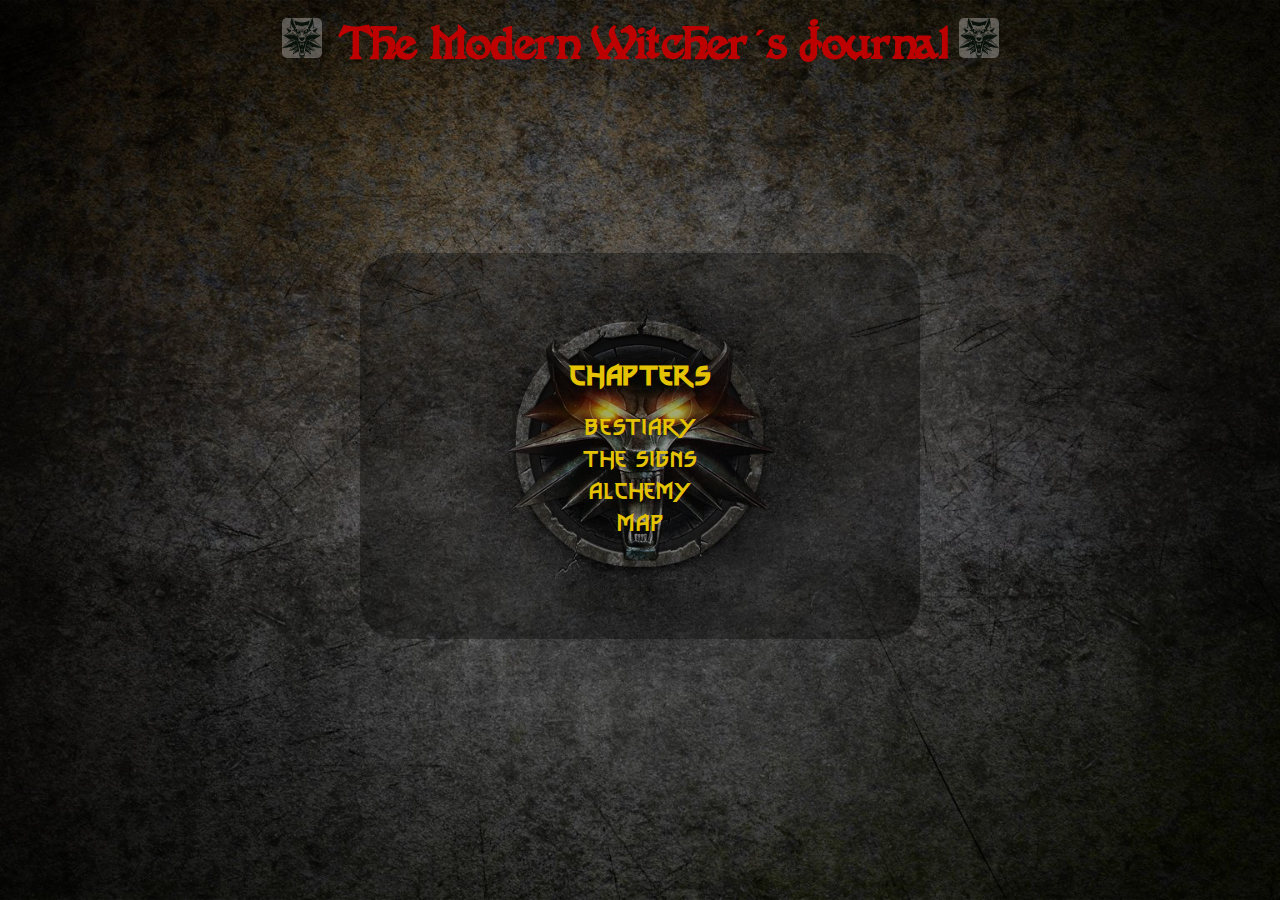
<file: index.html>
<!DOCTYPE html>
<html lang="en">
<head>
    <meta charset="UTF-8">
    <meta http-equiv="X-UA-Compatible" content="IE=edge">
    <meta name="viewport" content="width=device-width, initial-scale=1.0">
    <link rel="Shortcut Icon" href="images/favicon.ico">
    <title>The Modern Witcher's Journal</title>
    <link rel="stylesheet" href="index.css">
</head>
<body>

    <script type="text/javascript" src="script.js"></script>

    


    <audio id="source">
        <source src="C:\Users\user\AngularProjects\The ModernWitcher's Journal\audio\pages\home-page-theme.mp3">
    </audio>



    <div class="container">
  
        <br>
        <h1 class="homepage-title">
            <img src="images/witcher-transparent.png" alt="witcherLogo" 
            class="witcher-transparent-logo">
            The Modern Witcher's Journal
            <img src="images/witcher-transparent.png" alt="witcherLogo" 
            class="witcher-transparent-logo">
        </h1>
        <br>

        <div class="transparent-center-div">

            <br>
            <h2 class="sections-header">Chapters</h2>
            <br>

            <p class="sections-list">
                <button class="sections-list-buttons" id="bestiary" onClick="bestiaryClicked()">Bestiary</button>
                <br>
                <button class="sections-list-buttons" id="signs" onClick="signsClicked()">The Signs</button>
                <br>
                <button class="sections-list-buttons" id="alchemy" onclick="alchemyClicked()">Alchemy</button>
                <br>
                <button class="sections-list-buttons" id="map" onclick="mapClicked()">Map</button>
            </p>
            <br>
            <br>
        </div>
    </div>

</body>
</html>
</file>
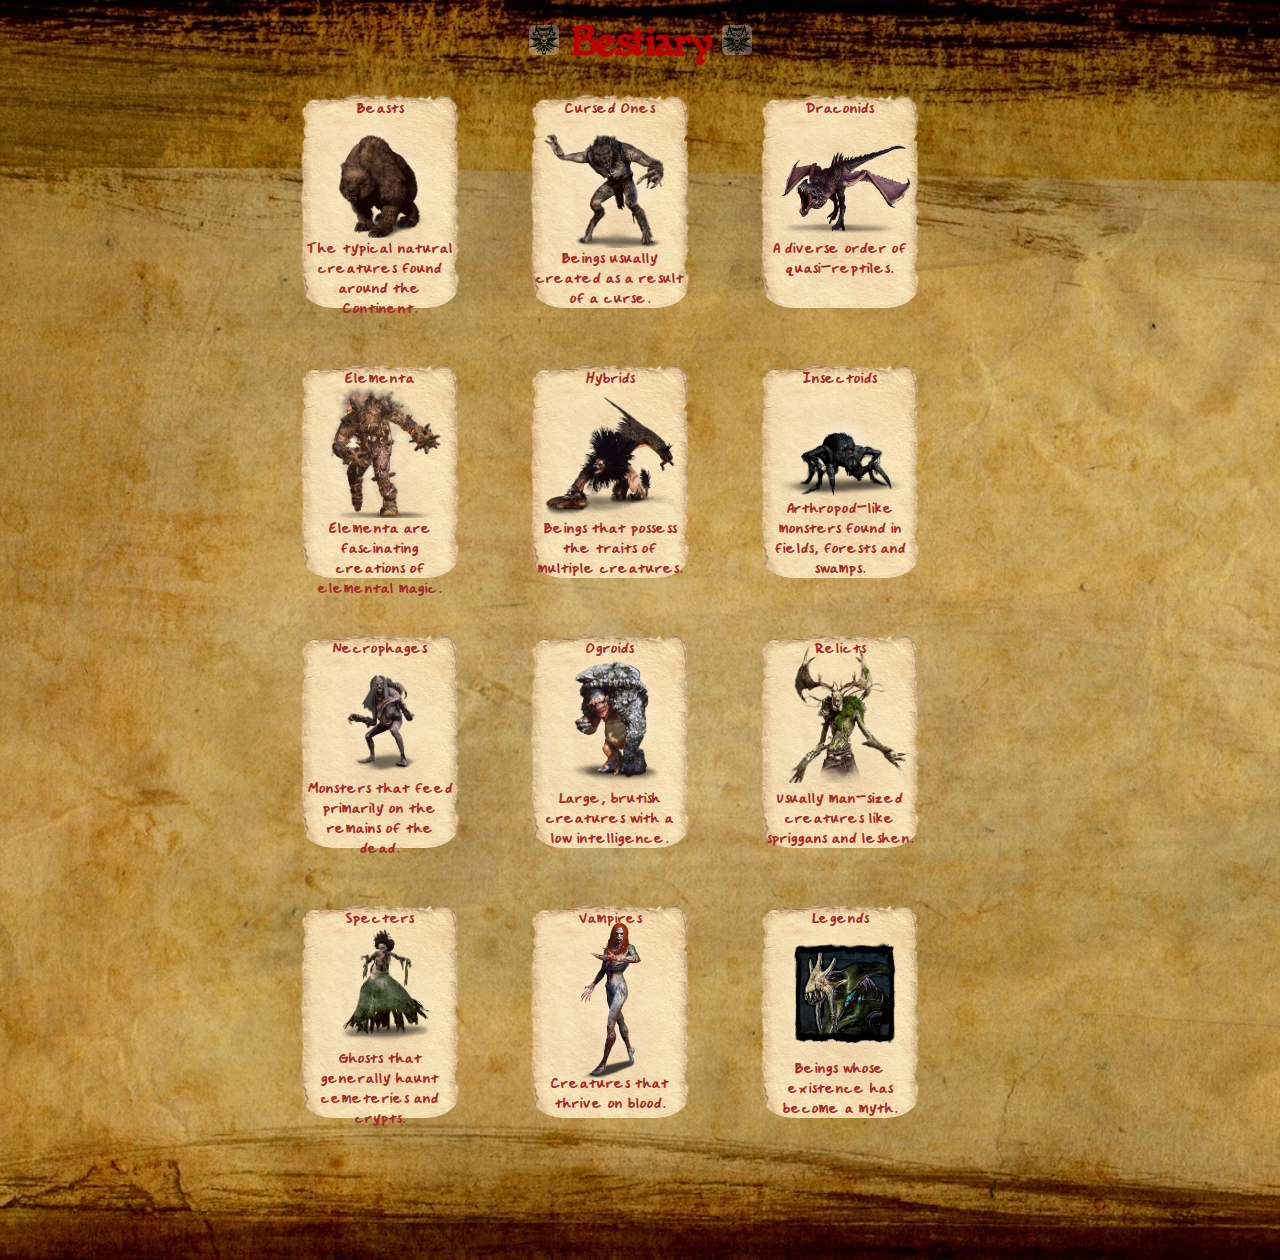
<file: bestiary-page.html>
<!DOCTYPE html>
<html lang="en">
<head>
    <meta charset="UTF-8">
    <meta http-equiv="X-UA-Compatible" content="IE=edge">
    <meta name="viewport" content="width=device-width, initial-scale=1.0">
    <title>Bestiary</title>
    <link rel="stylesheet" href="bestiary-page-style.css">
</head>
<body>
    
    <script type="text/javascript" src="bestiary-page-script.js"></script>

    


    <!--<audio id="source" autoplay loop>
        <source src="C:\Users\user\AngularProjects\The ModernWitcher's Journal\audio\pages\home-page-theme.mp3">
    </audio>-->



    <div class="container">
  
        <br>
        <h1 class="homepage-title">
            <img src="images/witcher-transparent.png"
            class="witcher-transparent-logo">
            Bestiary
            <img src="images/witcher-transparent.png"
            class="witcher-transparent-logo">
        </h1>
        
        <div class="grid-col">

            <div class="cell" id="beasts" onclick="beastsClicked()">
                Beasts
                <div class="beasts-category-icon"></div>
                <div class="descriptions">
                The typical natural creatures found around the Continent.
                </div>
            </div>

            <div class="cell" id="cursed-ones" onclick="cursedClicked()">
                Cursed Ones
                <div class="cursed-ones-category-icon"></div>
                <div class="descriptions">
                Beings usually created as a result of a curse.
                </div>
            </div>

            <div class="cell" id="draconoids" onclick="draconoidsClicked()">
                Draconids
                <div class="draconoids-category-icon"></div>
                <div class="descriptions">
                    A diverse order of quasi-reptiles.
                </div>
            </div>

            <div class="cell" id="elementa" onclick="elementaClicked()">
                Elementa
                <div class="elementa-category-icon"></div>
                <div class="descriptions">
                    Elementa are fascinating creations of elemental magic.
                </div>
            </div>

            <div class="cell" id="hybrids" onclick="hybridsClicked()">
                Hybrids
                <div class="hybrids-category-icon"></div>
                <div class="descriptions">
                Beings that possess the traits of multiple creatures.
                </div>
            </div>

            <div class="cell" id="insectoids" onclick="insectoidsClicked()">
                Insectoids
                <div class="insectoids-category-icon"></div>
                <div class="descriptions">
                Arthropod-like monsters found in fields, forests and swamps.
                </div>
            </div>

            <div class="cell" id="necrophages" onclick="necrophagesClicked()">
                Necrophages
                <div class="necrophages-category-icon"></div>
                <div class="descriptions">
                    Monsters that feed primarily on the remains of the dead.
                </div>
            </div>

            <div class="cell" id="ogroids" onclick="ogroidsClicked()">
                Ogroids
                <div class="ogroids-category-icon"></div>
                <div class="descriptions">
                    Large, brutish creatures with a low intelligence.
                </div>
            </div>

            <div class="cell" id="relicts" onclick="relictsClicked()">
                Relicts
                <div class="relicts-category-icon"></div>
                <div class="descriptions">
                    Usually man-sized creatures like spriggans and leshen.
                </div>
            </div>

            <div class="cell" id="specters" onclick="spectersClicked()">
                Specters
                <div class="specters-category-icon"></div>
                <div class="descriptions">
                    Ghosts that generally haunt cemeteries and crypts.
                </div>
            </div>

            <div class="cell" id="vampires" onclick="vampiresClicked()">
                Vampires
                <div class="vampires-category-icon"></div>
                <div class="descriptions-vampires">
                    Creatures that thrive on blood.
                </div>
            </div>

            <div class="cell" id="legendary" onclick="legendaryClicked()">
                Legends
                <div class="legendary-category-icon"></div>
                <div class="descriptions-legends">
                    Beings whose existence has become a myth.
                </div>
            </div>

        </div>
        
    </div>

</body>
</html>
</file>
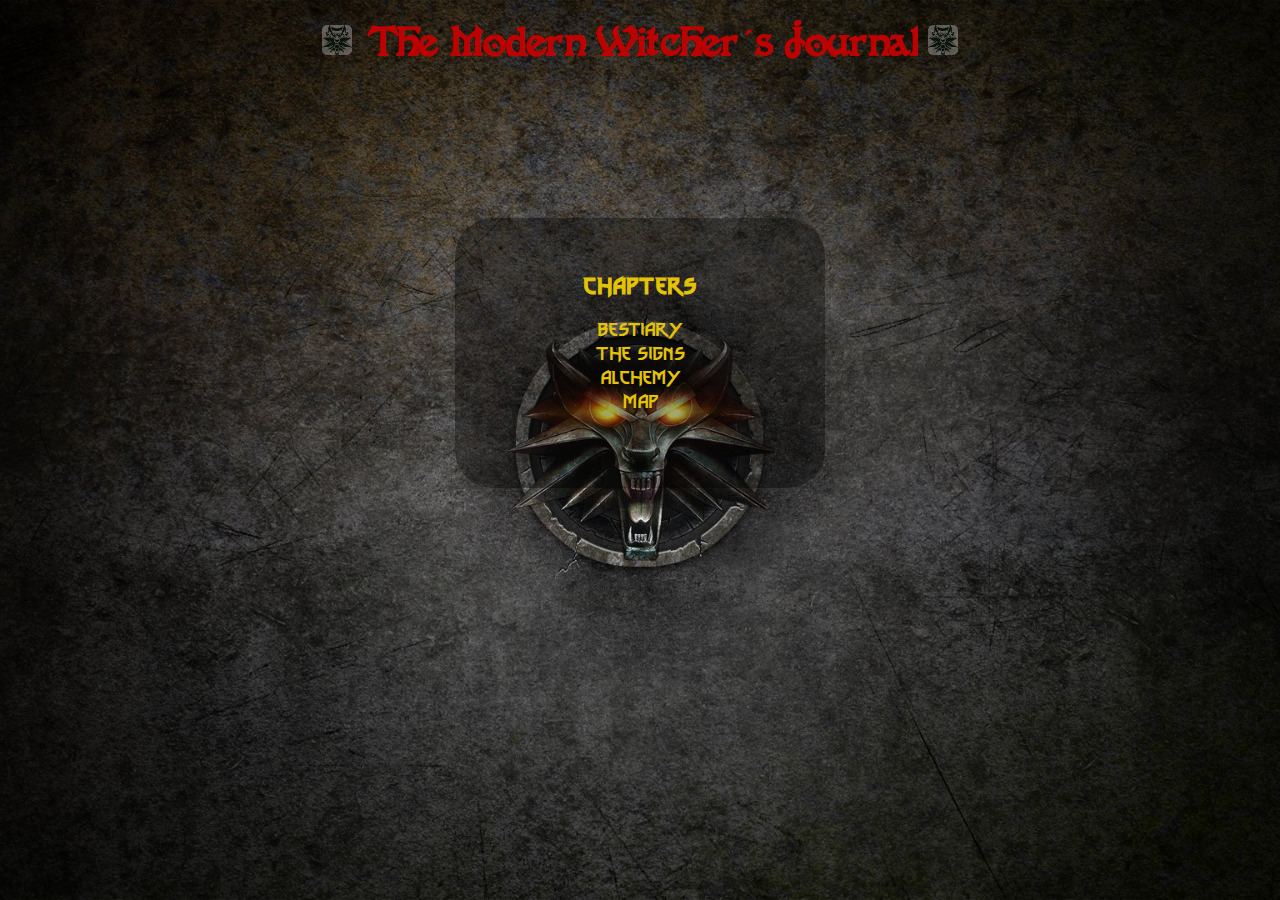
<file: main-page.html>
<!DOCTYPE html>
<html lang="en">
<head>
    <meta charset="UTF-8">
    <meta http-equiv="X-UA-Compatible" content="IE=edge">
    <meta name="viewport" content="width=device-width, initial-scale=1.0">
    <title>The Modern Witcher's Journal</title>
    <link rel="stylesheet" href="main-page-style.css">
</head>
<body>

    <script type="text/javascript" src="main-page-script.js"></script>

    


    <!--<audio id="source" autoplay loop>
        <source src="C:\Users\user\AngularProjects\The ModernWitcher's Journal\audio\pages\home-page-theme.mp3">
    </audio>-->



    <div class="container">
  
        <br>
        <h1 class="homepage-title">
            <img src="images/witcher-transparent.png" alt="witcherLogo" 
            class="witcher-transparent-logo">
            The Modern Witcher's Journal
            <img src="images/witcher-transparent.png" alt="witcherLogo" 
            class="witcher-transparent-logo">
        </h1>
        <br>

        <div class="transparent-center-div">

            <br>
            <h2 class="sections-header">Chapters</h2>
            <br>

            <p class="sections-list">
                <button class="sections-list-buttons" id="bestiary" onClick="bestiaryClicked()">Bestiary</button>
                <br>
                <button class="sections-list-buttons" id="signs" onClick="signsClicked()">The Signs</button>
                <br>
                <button class="sections-list-buttons" id="alchemy" onclick="alchemyClicked()">Alchemy</button>
                <br>
                <button class="sections-list-buttons" id="map" onclick="mapClicked()">Map</button>
            </p>
            <br>
            <br>
        </div>
    </div>

</body>
</html>
</file>
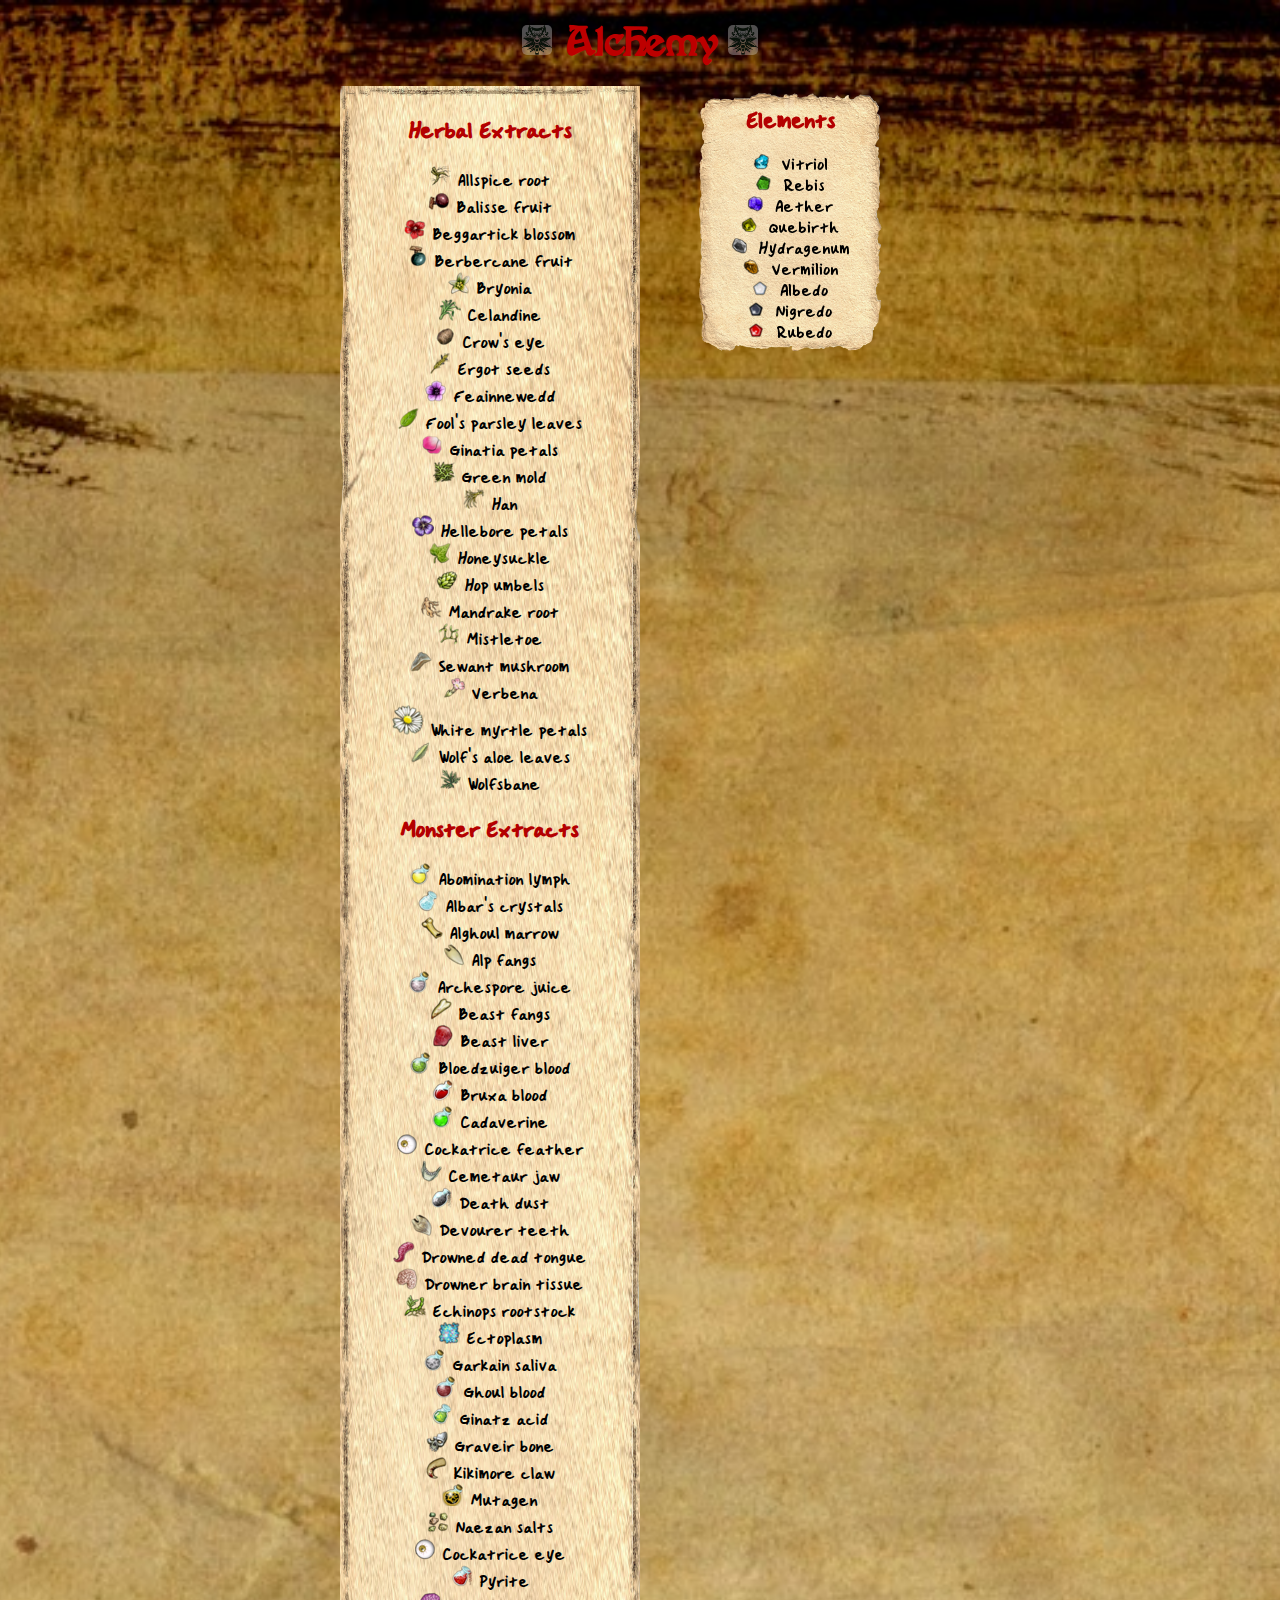
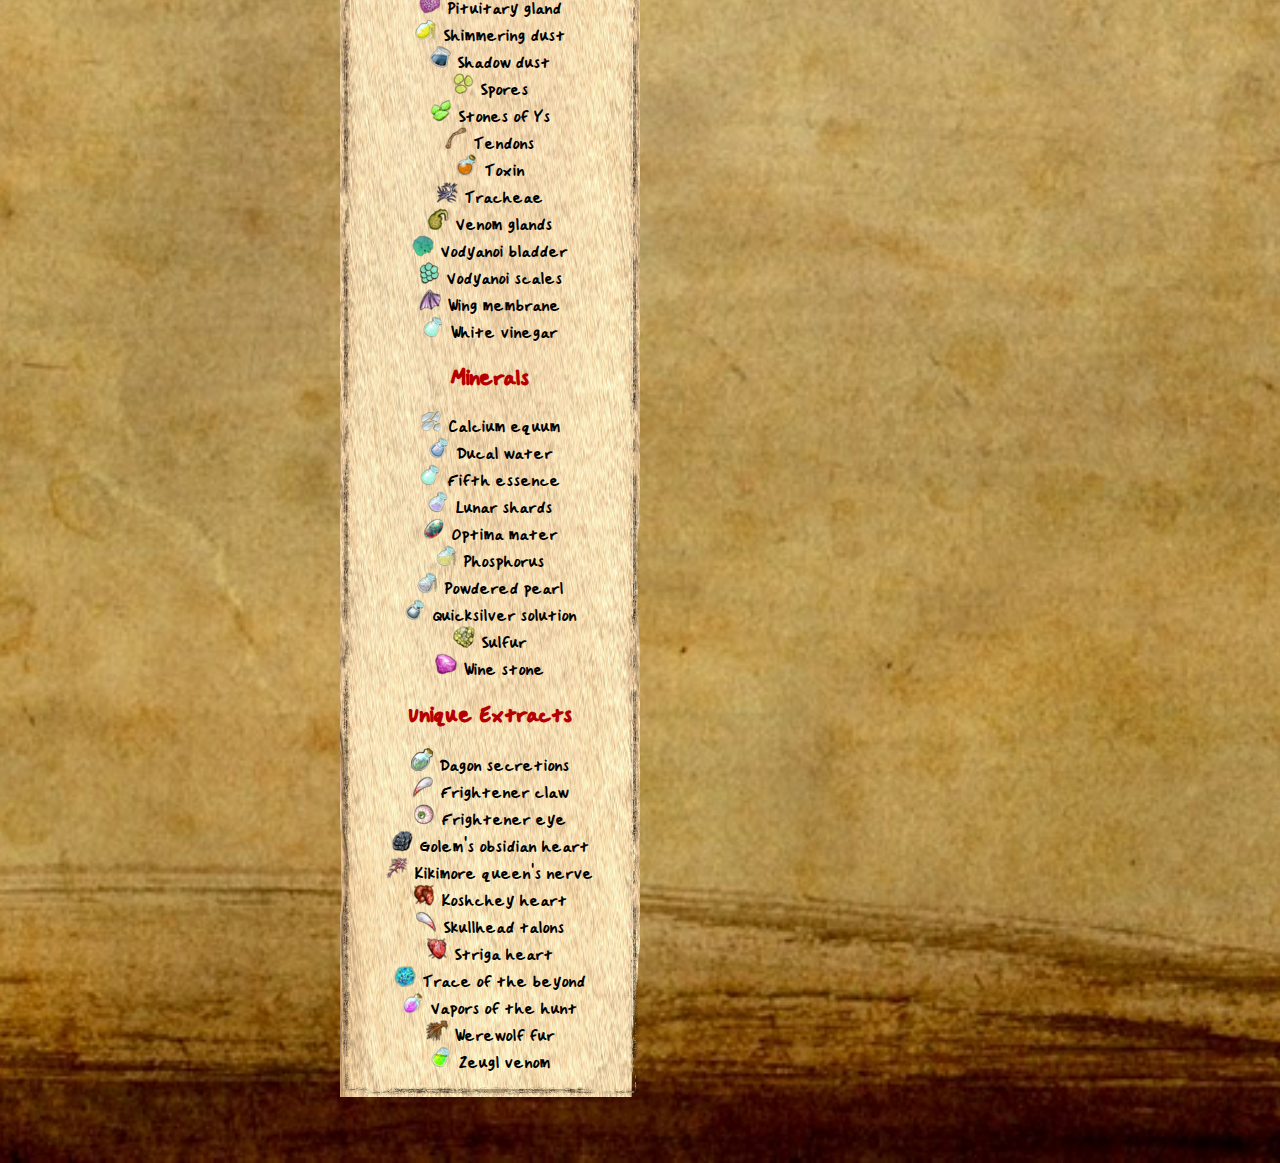
<file: alchemy-page/alchemy-page.html>
<!DOCTYPE html>
<html lang="en">
<head>
    <meta charset="UTF-8">
    <meta http-equiv="X-UA-Compatible" content="IE=edge">
    <meta name="viewport" content="width=device-width, initial-scale=1.0">
    <link rel="Shortcut Icon" href="../images/favicon.ico">
    <title>Alchemy</title>
    <link rel="stylesheet" href="alchemy-page-style.css">
</head>
<body>
    
    <script type="text/javascript" src="alchemy-page.js"></script>

    


    <!--<audio id="source" autoplay loop>
        <source src="C:\Users\user\AngularProjects\The ModernWitcher's Journal\audio\pages\home-page-theme.mp3">
    </audio>-->



    <div class="container">
  
        <br>
        <h1 class="homepage-title">
            <img src="../images/witcher-transparent.png"
            class="witcher-transparent-logo">
            Alchemy
            <img src="../images/witcher-transparent.png"
            class="witcher-transparent-logo">
        </h1>
        
        <div class="grid-col">

            <div class="grid-ingredients">
                <div>

                    <h2>Herbal Extracts</h2>
                    <ul>

                        <li 
                        style="list-style-image: url(../images/icons/alchemy/ingredients/herbs/Allspice_root.png);"
                        onclick="lightUpElements(['aether', 'nigredo'])">Allspice root</li>
                        <li 
                        style="list-style-image: url(../images/icons/alchemy/ingredients/herbs/Balisse_fruit.png);"
                        onclick="lightUpElements(['quebirth', 'rubedo'])">Balisse fruit</li>
                        <li 
                        style="list-style-image: url(../images/icons/alchemy/ingredients/herbs/Beggartick_blossom.png);"
                        onclick="lightUpElements(['hydragenum', 'rubedo'])">Beggartick blossom</li>
                        <li 
                        style="list-style-image: url(../images/icons/alchemy/ingredients/herbs/Berbercane_fruit.png);"
                        onclick="lightUpElements(['aether', 'albedo'])">Berbercane fruit</li>
                        <li 
                        style="list-style-image: url(../images/icons/alchemy/ingredients/herbs/Bryonia.png);"
                        onclick="lightUpElements(['vermilion', 'nigredo'])">Bryonia</li>
                        <li 
                        style="list-style-image: url(../images/icons/alchemy/ingredients/herbs/Celandine.png);"
                        onclick="lightUpElements(['rebis', 'nigredo'])">Celandine</li>
                        <li 
                        style="list-style-image: url(../images/icons/alchemy/ingredients/herbs/Crows_eye.png);"
                        onclick="lightUpElements(['vitriol', 'nigredo'])">Crow's eye</li>
                        <li 
                        style="list-style-image: url(../images/icons/alchemy/ingredients/herbs/Ergot_seeds.png);"
                        onclick="lightUpElements(['vermilion', 'rubedo'])">Ergot seeds</li>
                        <li 
                        style="list-style-image: url(../images/icons/alchemy/ingredients/herbs/Feainnewedd.png);"
                        onclick="lightUpElements(['vermilion', 'rubedo'])">Feainnewedd</li>
                        <li 
                        style="list-style-image: url(../images/icons/alchemy/ingredients/herbs/Fools_parsley_leaves.png);"
                        onclick="lightUpElements(['quebirth', 'rubedo'])">Fool's parsley leaves</li>
                        <li 
                        style="list-style-image: url(../images/icons/alchemy/ingredients/herbs/Ginatia_petals.png);"
                        onclick="lightUpElements(['aether', 'nigredo'])">Ginatia petals</li>
                        <li 
                        style="list-style-image: url(../images/icons/alchemy/ingredients/herbs/Green_mold.png);"
                        onclick="lightUpElements(['rebis', 'rubedo'])">Green mold</li>
                        <li 
                        style="list-style-image: url(../images/icons/alchemy/ingredients/herbs/Han.png);"
                        onclick="lightUpElements(['rebis', 'nigredo'])">Han</li>
                        <li 
                        style="list-style-image: url(../images/icons/alchemy/ingredients/herbs/Hellebore_petals.png);"
                        onclick="lightUpElements(['aether', 'rubedo'])">Hellebore petals</li>
                        <li 
                        style="list-style-image: url(../images/icons/alchemy/ingredients/herbs/Honeysuckle.png);"
                        onclick="lightUpElements(['quebirth', 'albedo'])">Honeysuckle</li>
                        <li 
                        style="list-style-image: url(../images/icons/alchemy/ingredients/herbs/Hop_umbels.png);"
                        onclick="lightUpElements(['vitriol', 'nigredo'])">Hop umbels</li>
                        <li
                        style="list-style-image: url(../images/icons/alchemy/ingredients/herbs/Mandrake_root.png);"
                        onclick="lightUpElements(['quebirth', 'nigredo'])">Mandrake root</li>
                        <li 
                        style="list-style-image: url(../images/icons/alchemy/ingredients/herbs/Mistletoe.png);"
                        onclick="lightUpElements(['hydragenum', 'nigredo'])">Mistletoe</li>
                        <li 
                        style="list-style-image: url(../images/icons/alchemy/ingredients/herbs/Sewants.png);"
                        onclick="lightUpElements(['vitriol', 'rubedo'])">Sewant mushroom</li>
                        <li 
                        style="list-style-image: url(../images/icons/alchemy/ingredients/herbs/Verbena.png);"
                        onclick="lightUpElements(['quebirth', 'albedo'])">Verbena</li>
                        <li 
                        style="list-style-image: url(../images/icons/alchemy/ingredients/herbs/White_myrtle_petals.png);"
                        onclick="lightUpElements(['vitriol', 'albedo'])">White myrtle petals</li>
                        <li 
                        style="list-style-image: url(../images/icons/alchemy/ingredients/herbs/Wolfs_aloe.png);"
                        onclick="lightUpElements(['hydragenum', 'albedo'])">Wolf's aloe leaves</li>
                        <li 
                        style="list-style-image: url(../images/icons/alchemy/ingredients/herbs/Wolfsbane.png);"
                        onclick="lightUpElements(['vermilion', 'albedo'])">Wolfsbane</li>
                    </ul>
    
                    <h2>Monster Extracts</h2>
                    <ul>

                        <li style="list-style-image: url(../images/icons/alchemy/ingredients/monsters/Abomination_lymph.png);"
                        onclick="lightUpElements(['quebirth'])">Abomination lymph</li>
                        <li style="list-style-image: url(../images/icons/alchemy/ingredients/monsters/Albars_crystals.png);"
                        onclick="lightUpElements(['hydragenum'])">Albar's crystals</li>
                        <li style="list-style-image: url(../images/icons/alchemy/ingredients/monsters/Alghoul_marrow.png);"
                        onclick="lightUpElements(['quebirth', 'nigredo'])">Alghoul marrow</li>
                        <li style="list-style-image: url(../images/icons/alchemy/ingredients/monsters/Alp_fangs.png);"
                        onclick="lightUpElements(['aether', 'rubedo'])">Alp fangs</li>
                        <li style="list-style-image: url(../images/icons/alchemy/ingredients/monsters/Archespore_juice.png);"
                        onclick="lightUpElements(['vitriol', 'rubedo'])">Archespore juice</li>
                        <li style="list-style-image: url(../images/icons/alchemy/ingredients/monsters/Beast_fangs.png);"
                        onclick="lightUpElements(['vitriol'])">Beast fangs</li>
                        <li style="list-style-image: url(../images/icons/alchemy/ingredients/monsters/Beast_liver.png);"
                        onclick="lightUpElements(['rebis', 'rubedo'])">Beast liver</li>
                        <li style="list-style-image: url(../images/icons/alchemy/ingredients/monsters/Bloedzuiger_blood.png);"
                        onclick="lightUpElements(['vermilion', 'albedo'])">Bloedzuiger blood</li>
                        <li style="list-style-image: url(../images/icons/alchemy/ingredients/monsters/Bruxa_blood.png);"
                        onclick="lightUpElements(['vitriol', 'rubedo'])">Bruxa blood</li>
                        <li style="list-style-image: url(../images/icons/alchemy/ingredients/monsters/Cadaverine.png);"
                        onclick="lightUpElements(['rebis'])">Cadaverine</li>
                        <li style="list-style-image: url(../images/icons/alchemy/ingredients/monsters/Cockatrice_eye.png);"
                        onclick="lightUpElements(['aether'])">Cockatrice feather</li>
                        <li style="list-style-image: url(../images/icons/alchemy/ingredients/monsters/Cemetaur_jaw.png);"
                        onclick="lightUpElements(['rebis', 'nigredo'])">Cemetaur jaw</li>
                        <li style="list-style-image: url(../images/icons/alchemy/ingredients/monsters/Death_dust.png);"
                        onclick="lightUpElements(['rebis'])">Death dust</li>
                        <li style="list-style-image: url(../images/icons/alchemy/ingredients/monsters/Devourer_teeth.png);"
                        onclick="lightUpElements(['vermilion', 'rubedo'])">Devourer teeth</li>
                        <li style="list-style-image: url(../images/icons/alchemy/ingredients/monsters/Drowned_deads_tongue.png);"
                        onclick="lightUpElements(['aether', 'nigredo'])">Drowned dead tongue</li>
                        <li style="list-style-image: url(../images/icons/alchemy/ingredients/monsters/Drowners_brain.png);"
                        onclick="lightUpElements(['aether', 'albedo'])">Drowner brain tissue</li>
                        <li style="list-style-image: url(../images/icons/alchemy/ingredients/monsters/Echinops_rootstock.png);"
                        onclick="lightUpElements(['vitriol', 'albedo'])">Echinops rootstock</li>
                        <li style="list-style-image: url(../images/icons/alchemy/ingredients/monsters/Ectoplasm.png);"
                        onclick="lightUpElements(['hydragenum', 'albedo'])">Ectoplasm</li>
                        <li style="list-style-image: url(../images/icons/alchemy/ingredients/monsters/Garkain_saliva.png);"
                        onclick="lightUpElements(['quebirth', 'nigredo'])">Garkain saliva</li>
                        <li style="list-style-image: url(../images/icons/alchemy/ingredients/monsters/Ghoul_blood.png);"
                        onclick="lightUpElements(['vitriol', 'nigredo'])">Ghoul blood</li>
                        <li style="list-style-image: url(../images/icons/alchemy/ingredients/monsters/Ginatzs_acid.png);"
                        onclick="lightUpElements(['quebirth', 'rubedo'])">Ginatz acid</li>
                        <li style="list-style-image: url(../images/icons/alchemy/ingredients/monsters/Graveir_bone.png);"
                        onclick="lightUpElements(['quebirth', 'rubedo'])">Graveir bone</li>
                        <li style="list-style-image: url(../images/icons/alchemy/ingredients/monsters/Kikimore_claws.png);"
                        onclick="lightUpElements(['quebirth', 'rubedo'])">Kikimore claw</li>
                        <li style="list-style-image: url(../images/icons/alchemy/ingredients/monsters/Mutagen.png);"
                        onclick="lightUpElements(['hydragenum'])">Mutagen</li>
                        <li style="list-style-image: url(../images/icons/alchemy/ingredients/monsters/Naezan_salts.png);"
                        onclick="lightUpElements(['aether'])">Naezan salts</li>
                        <li style="list-style-image: url(../images/icons/alchemy/ingredients/monsters/Cockatrice_eye.png);"
                        onclick="lightUpElements(['hydragenum', 'nigredo'])">Cockatrice eye</li>
                        <li style="list-style-image: url(../images/icons/alchemy/ingredients/monsters/Pyrite.png);"
                        onclick="lightUpElements(['vermilion', 'rubedo'])">Pyrite</li>
                        <li style="list-style-image: url(../images/icons/alchemy/ingredients/monsters/Pituitary_gland.png);"
                        onclick="lightUpElements(['hydragenum', 'rubedo'])">Pituitary gland</li>
                        <li style="list-style-image: url(../images/icons/alchemy/ingredients/monsters/Shimmering_dust.png);"
                        onclick="lightUpElements(['vitriol'])">Shimmering dust</li>
                        <li style="list-style-image: url(../images/icons/alchemy/ingredients/monsters/Shadow_dust.png);"
                        onclick="lightUpElements(['quebirth'])">Shadow dust</li>
                        <li style="list-style-image: url(../images/icons/alchemy/ingredients/monsters/Spores.png);"
                        onclick="lightUpElements(['aether'])">Spores</li>
                        <li style="list-style-image: url(../images/icons/alchemy/ingredients/monsters/Stones_of_Ys.png);"
                        onclick="lightUpElements(['rebis', 'nigredo'])">Stones of Ys</li>
                        <li style="list-style-image: url(../images/icons/alchemy/ingredients/monsters/Tendons.png);"
                        onclick="lightUpElements(['hydragenum'])">Tendons</li>
                        <li style="list-style-image: url(../images/icons/alchemy/ingredients/monsters/Toxin.png);"
                        onclick="lightUpElements(['vermilion'])">Toxin</li>
                        <li style="list-style-image: url(../images/icons/alchemy/ingredients/monsters/Tracheae.png);"
                        onclick="lightUpElements(['vermilion'])">Tracheae</li>
                        <li style="list-style-image: url(../images/icons/alchemy/ingredients/monsters/Venom_glands.png);"
                        onclick="lightUpElements(['vermilion', 'nigredo'])">Venom glands</li>
                        <li style="list-style-image: url(../images/icons/alchemy/ingredients/monsters/Vodyanoi_bladder.png);"
                        onclick="lightUpElements(['quebirth', 'albedo'])">Vodyanoi bladder</li>
                        <li style="list-style-image: url(../images/icons/alchemy/ingredients/monsters/Vodyanoi_scales.png);"
                        onclick="lightUpElements(['hydragenum'])">Vodyanoi scales</li>
                        <li style="list-style-image: url(../images/icons/alchemy/ingredients/monsters/Wing_membrane.png);"
                        onclick="lightUpElements(['rebis', 'albedo'])">Wing membrane</li>
                        <li style="list-style-image: url(../images/icons/alchemy/ingredients/monsters/White_vinegar.png);"
                        onclick="lightUpElements(['vitriol'])">White vinegar</li>
                    </ul>

                    <h2>Minerals</h2>
                    <ul>

                        <li style="list-style-image: url(../images/icons/alchemy/ingredients/minerals/Calcium_equum.png);"
                        onclick="lightUpElements(['vitriol', 'rubedo'])">Calcium equum</li>
                        <li style="list-style-image: url(../images/icons/alchemy/ingredients/minerals/Ducal_water.png);"
                        onclick="lightUpElements(['quebirth', 'nigredo'])">Ducal water</li>
                        <li style="list-style-image: url(../images/icons/alchemy/ingredients/minerals/The_fifth_essence.png);"
                        onclick="lightUpElements(['hydragenum'])">Fifth essence</li>
                        <li style="list-style-image: url(../images/icons/alchemy/ingredients/minerals/Lunar_shards.png);"
                        onclick="lightUpElements(['rebis', 'rubedo'])">Lunar shards</li>
                        <li style="list-style-image: url(../images/icons/alchemy/ingredients/minerals/Optima_mater.png);"
                        onclick="lightUpElements(['quebirth', 'rubedo'])">Optima mater</li>
                        <li style="list-style-image: url(../images/icons/alchemy/ingredients/minerals/Phosphorus.png);"
                        onclick="lightUpElements(['vermilion'])">Phosphorus</li>
                        <li style="list-style-image: url(../images/icons/alchemy/ingredients/minerals/Powdered_pearl.png);"
                        onclick="lightUpElements(['aether', 'rubedo'])">Powdered pearl</li>
                        <li style="list-style-image: url(../images/icons/alchemy/ingredients/minerals/Quicksilver_solution.png);"
                        onclick="lightUpElements(['aether', 'nigredo'])">Quicksilver solution</li>
                        <li style="list-style-image: url(../images/icons/alchemy/ingredients/minerals/Sulfur.png);"
                        onclick="lightUpElements(['quebirth'])">Sulfur</li>
                        <li style="list-style-image: url(../images/icons/alchemy/ingredients/minerals/Wine_stone.png);"
                        onclick="lightUpElements(['rebis'])">Wine stone</li>
                    </ul>

                    <h2>Unique Extracts</h2>
                    <ul>

                        <li style="list-style-image: url(../images/icons/alchemy/ingredients/unique/Dagon_secretions.png);"
                        >Dagon secretions</li>
                        <li style="list-style-image: url(../images/icons/alchemy/ingredients/unique/Frighteners_claw.png);"
                        >Frightener claw</li>
                        <li style="list-style-image: url(../images/icons/alchemy/ingredients/unique/Frighteners_eye.png);"
                        >Frightener eye</li>
                        <li style="list-style-image: url(../images/icons/alchemy/ingredients/unique/Golems_obsidian_heart.png);"
                        >Golem's obsidian heart</li>
                        <li style="list-style-image: url(../images/icons/alchemy/ingredients/unique/Kikimore_queens_nerve.png);"
                        >Kikimore queen's nerve</li>
                        <li style="list-style-image: url(../images/icons/alchemy/ingredients/unique/Koshchey_heart.png);"
                        >Koshchey heart</li>
                        <li style="list-style-image: url(../images/icons/alchemy/ingredients/unique/Skullhead_talons.png);"
                        >Skullhead talons</li>
                        <li style="list-style-image: url(../images/icons/alchemy/ingredients/unique/Striga_heart.png);"
                        >Striga heart</li>
                        <li style="list-style-image: url(../images/icons/alchemy/ingredients/unique/Trace_of_the_beyond.png);"
                        >Trace of the beyond</li>
                        <li style="list-style-image: url(../images/icons/alchemy/ingredients/unique/Vapors_of_the_Hunt.png);"
                        >Vapors of the hunt</li>
                        <li style="list-style-image: url(../images/icons/alchemy/ingredients/unique/Werewolf_fur.png);"
                        >Werewolf fur</li>
                        <li style="list-style-image: url(../images/icons/alchemy/ingredients/unique/Zeugl_venom.png);"
                        >Zeugl venom</li>
                    </ul>
                </div>
            </div>

            <div class="grid-elements">
                <div>

                    <h2>Elements</h2>
                    <ul>
                        <li style="list-style-image: url(../images/icons/alchemy/elements/Vitriol.png);" >
                            <span id="vitriol">Vitriol</span>
                        </li>
                        <li style="list-style-image: url(../images/icons/alchemy/elements/Rebis.png);">
                            <span id="rebis">Rebis</span>
                        </li>
                        <li style="list-style-image: url(../images/icons/alchemy/elements/Aether.png);">
                            <span id="aether">Aether</span>
                        </li>
                        <li style="list-style-image: url(../images/icons/alchemy/elements/Quebrith.png);">
                            <span id="quebirth">Quebirth</span>
                        </li>
                        <li style="list-style-image: url(../images/icons/alchemy/elements/Hydragenum.png);">
                            <span id="hydragenum">Hydragenum</span>
                        </li>
                        <li style="list-style-image: url(../images/icons/alchemy/elements/Vermilion.png);">
                            <span id="vermilion">Vermilion</span>
                        </li>
                        <li style="list-style-image: url(../images/icons/alchemy/elements/Albedo.png);">
                            <span id="albedo">Albedo</span>
                        </li>
                        <li style="list-style-image: url(../images/icons/alchemy/elements/Nigredo.png);">
                            <span id="nigredo">Nigredo</span>
                        </li>
                        <li style="list-style-image: url(../images/icons/alchemy/elements/Rubedo.png);">
                            <span id="rubedo">Rubedo</span>
                        </li>
                    </ul>
                    
                </div>
            </div>

            <div class="grid-descriptions">
                <p id="description"></p>
            </div>

        </div>
        
    </div>

</body>
</html>
</file>
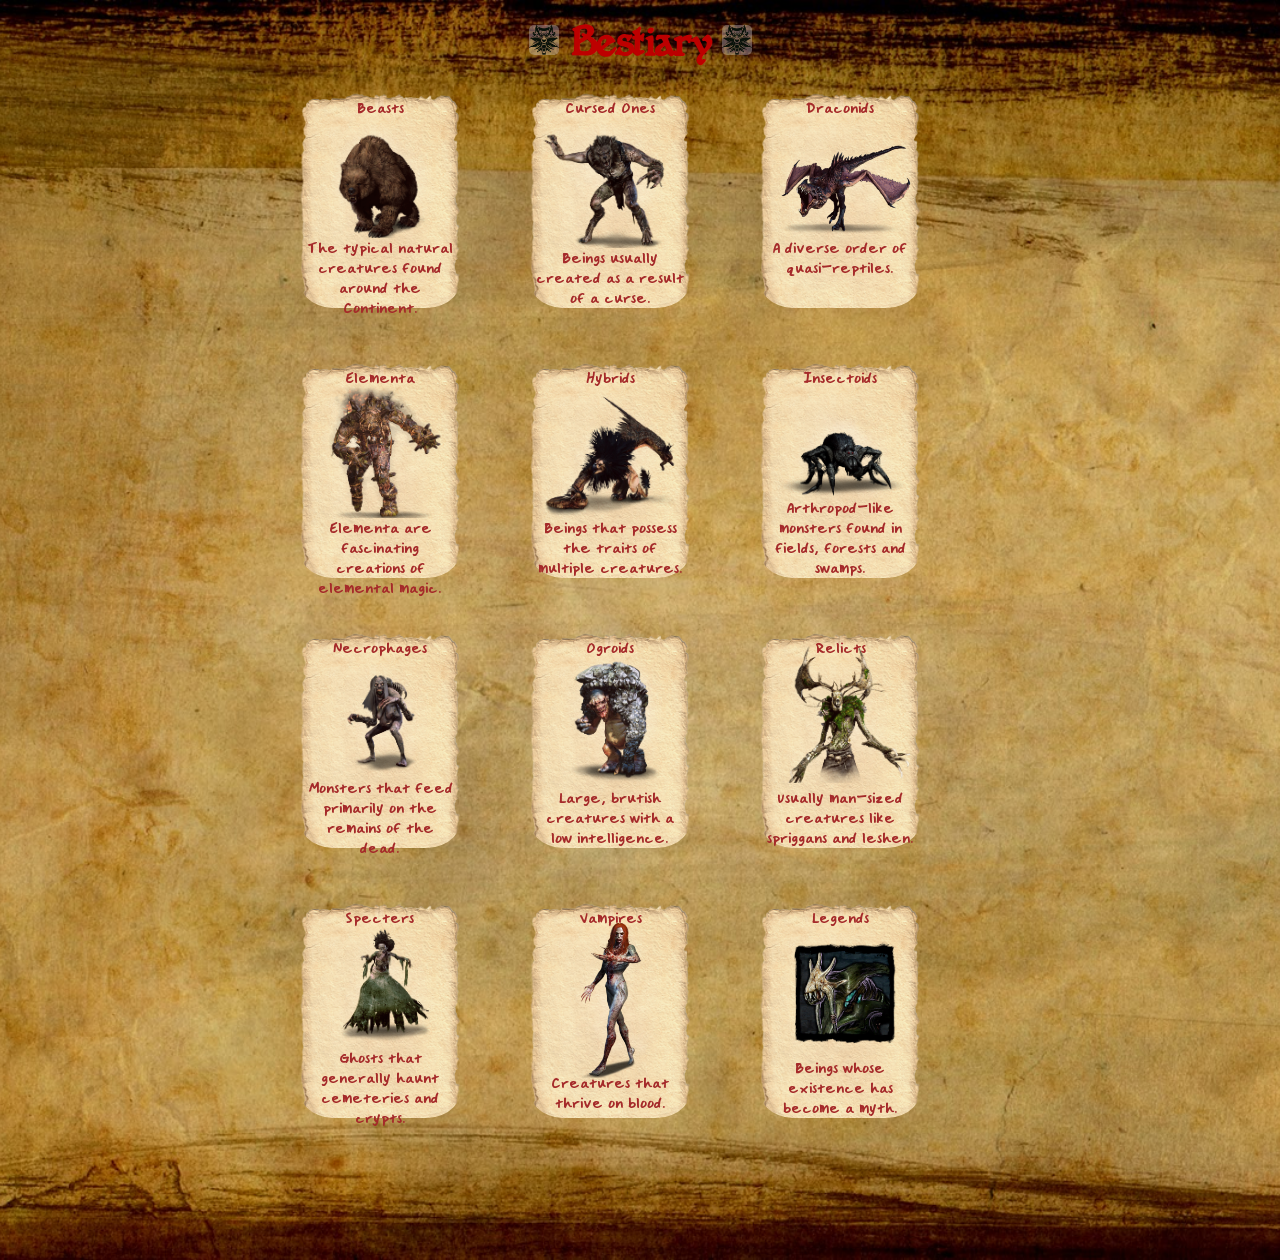
<file: bestiary-page/bestiary-page.html>
<!DOCTYPE html>
<html lang="en">
<head>
    <meta charset="UTF-8">
    <meta http-equiv="X-UA-Compatible" content="IE=edge">
    <meta name="viewport" content="width=device-width, initial-scale=1.0">
    <link rel="Shortcut Icon" href="../images/favicon.ico">
    <title>Bestiary</title>
    <link rel="stylesheet" href="bestiary-page-style.css">
</head>
<body>
    
    <script type="text/javascript" src="bestiary-page-script.js"></script>

    


    <!--<audio id="source" autoplay loop>
        <source src="C:\Users\user\AngularProjects\The ModernWitcher's Journal\audio\pages\home-page-theme.mp3">
    </audio>-->



    <div class="container">
  
        <br>
        <h1 class="homepage-title">
            <img src="../images/witcher-transparent.png"
            class="witcher-transparent-logo">
            Bestiary
            <img src="../images/witcher-transparent.png"
            class="witcher-transparent-logo">
        </h1>
        
        <div class="grid-col">

            <div class="cell" id="beasts" onclick="beastsClicked()">
                <div class="front">
                    Beasts
                    <div class="beasts-category-icon"></div>

                    <div class="descriptions">
                    The typical natural creatures found around the Continent.
                    </div>
                </div>

                <div class="back">
                        Bears, 
                        Dogs, 
                        Panthers, 
                        Wild Boars, 
                        Wolves, 
                        Wargs, 
                        The Beast of Beauclair, 
                        The Big Bad Wolf, 
                        Three Little Pigs.
                </div>
            </div>

            <div class="cell" id="cursed-ones" onclick="cursedClicked()">
                <div class="front">
                    Cursed Ones
                    <div class="cursed-ones-category-icon"></div>
                    <div class="descriptions">
                    Beings usually created as a result of a curse.
                    </div>
                </div>

                <div class="back">
                        Archespore, 
                        Berserkers, 
                        Botchlings, 
                        Lubberkin, 
                        Werewolves, 
                        Ulfhedinn, 
                        The Toad Prince.
                </div>
            </div>

            <div class="cell" id="draconoids" onclick="draconoidsClicked()">
                <div class="front">
                    Draconids
                    <div class="draconoids-category-icon"></div>
                    <div class="descriptions">
                        A diverse order of quasi-reptiles.
                    </div>
                </div>

                <div class="back">
                        Basilisks, 
                        Cockatrices, 
                        Forktails, 
                        Royal wyverns, 
                        Shrieker, 
                        Silver Basilisk, 
                        Slyzards, 
                        The Dragon of Fyresda, 
                        Wyverns, 
                        Wyverns.
                </div>
            </div>

            <div class="cell" id="elementa" onclick="elementaClicked()">
                <div class="front">
                    Elementa
                    <div class="elementa-category-icon"></div>
                    <div class="descriptions">
                        Elementa are fascinating creations of elemental magic.
                    </div>
                </div>

                <div class="back">
                        Djinn, 
                        Earth, Fire & Ice Elementals, 
                        Gargoyle, 
                        Golem, 
                        Hound of the Wild Hunt, 
                        Pixies, 
                        The Apiarian Phantom, 
                        Therezane.
                </div>
            </div>

            <div class="cell" id="hybrids" onclick="hybridsClicked()">
                <div class="front">
                    Hybrids
                    <div class="hybrids-category-icon"></div>
                    <div class="descriptions">
                    Beings that possess the traits of multiple creatures.
                    </div>
                </div>

                <div class="back">
                        Ekhidna, 
                        Erynia, 
                        Griffin, 
                        Harpy, 
                        Melusine, 
                        Opinicus, 
                        Salma, 
                        Siren, 
                        Succubus.
                </div>
            </div>

            <div class="cell" id="insectoids" onclick="insectoidsClicked()">
                <div class="front">
                    Insectoids
                    <div class="insectoids-category-icon"></div>
                    <div class="descriptions">
                    Arthropod-like monsters found in fields, forests and swamps.
                    </div>
                </div>

                <div class="back">
                        Arachasae, 
                        Arachnomorphs, 
                        Endrega drones, warriors & workers, 
                        Giant centipedes, 
                        Harrisi, 
                        Kikimores, 
                        Pale widows, 
                        Sandcrabs.
                </div>
            </div>

            <div class="cell" id="necrophages" onclick="necrophagesClicked()">
                <div class="front">
                    Necrophages
                    <div class="necrophages-category-icon"></div>
                    <div class="descriptions">
                        Monsters that feed primarily on the remains of the dead.
                    </div>
                </div>

                <div class="back">
                        Abaya, Alghoul, Devourer, 
                        Drowner, Drowned dead, 
                        Foglet, Ghoul, 
                        Grave & water hags, Ignis Fatuus,  Mourntart, 
                        Mucknixer,  Rotfiend,  Scurver,Wights.
                </div>
            </div>

            <div class="cell" id="ogroids" onclick="ogroidsClicked()">
                <div class="front">
                    Ogroids
                    <div class="ogroids-category-icon"></div>
                    <div class="descriptions">
                        Large, brutish creatures with a low intelligence.
                    </div>
                </div>

                <div class="back">
                        Cloud giant, 
                        Cyclops, 
                        Golyat, 
                        Hagubman, 
                        Ice giant, 
                        Ice troll, 
                        Nekkers, 
                        Rock troll, 
                        Wham-a-Wham, 
                </div>
            </div>

            <div class="cell" id="relicts" onclick="relictsClicked()">
                <div class="front">
                    Relicts
                    <div class="relicts-category-icon"></div>
                    <div class="descriptions">
                        Usually man-sized creatures like spriggans and leshen.
                    </div>
                </div>

                <div class="back">
                    Chorts, Crones, Doppler, 
                    Fiends, Fugas, Godling, 
                    Grottore, Howler, Imp, 
                    Kernun, Leshen, Morvudd, Shaelmar, 
                    Spriggans, Sylvans, The Caretaker, 
                    The Monster of Tufo, Wicked Witch, Woodland Spirit
                </div>
            </div>

            <div class="cell" id="specters" onclick="spectersClicked()">
                <div class="front">
                    Specters
                    <div class="specters-category-icon"></div>
                    <div class="descriptions">
                        Ghosts that generally haunt cemeteries and crypts.
                    </div>
                </div>

                <div class="back">
                    Barghest, Banshee, Wraiths, Devil by the well, 
                    Ethereal, Hym, Jenny o' the woods, Longlocks, 
                    Nightwraith, Noonwraith, Penitent, Plague maiden, 
                    Umbra, The White Lady
                </div>
            </div>

            <div class="cell" id="vampires" onclick="vampiresClicked()">
                <div class="front">
                    Vampires
                    <div class="vampires-category-icon"></div>
                    <div class="descriptions-vampires">
                        Creatures that thrive on blood.
                    </div>
                </div>

                <div class="back">
                    Alp, Bruxa, Dettlaf van der Eretein, Ekimmara, Fleder, 
                    Gael, Garkain, Higher Vampire, Katakan, Protofleder, 
                    Sarasti
                </div>
            </div>

            <div class="cell" id="legendary" onclick="legendaryClicked()">
                <div class="front">
                    Legends
                    <div class="legendary-category-icon"></div>
                    <div class="descriptions-legends">
                        Beings whose existence has become a myth.
                    </div>
                </div>

                <div class="back">
                        Dagon
                </div>
            </div>

        </div>
        
    </div>

</body>
</html>
</file>
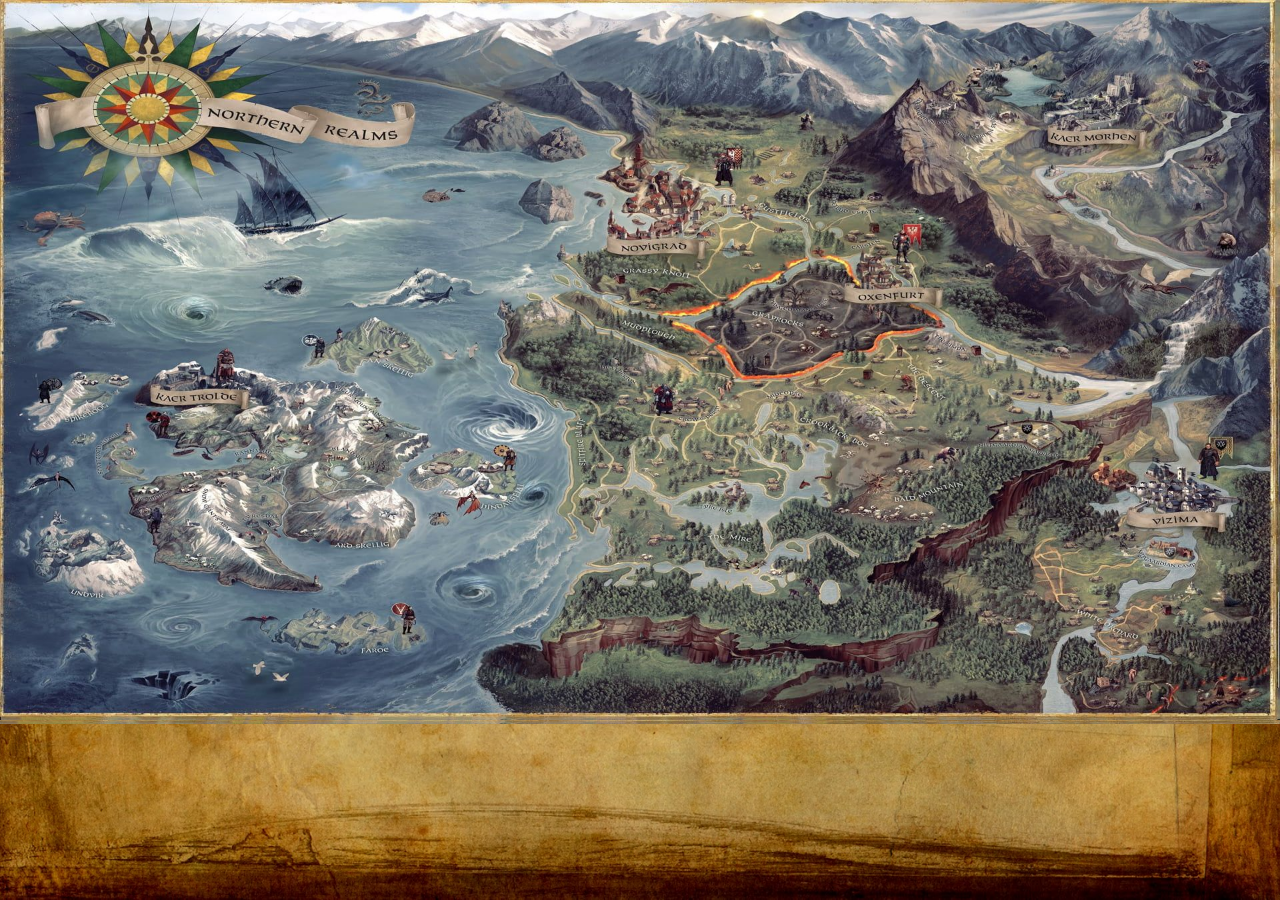
<file: map-page/map-page.html>
<!DOCTYPE html>
<html lang="en">
<head>
    <meta charset="UTF-8">
    <meta http-equiv="X-UA-Compatible" content="IE=edge">
    <meta name="viewport" content="width=device-width, initial-scale=1.0">
    <link rel="stylesheet" href="map-page.css">
    <script type="text/javascript" src="map-page.js" defer></script>
    <link rel="Shortcut Icon" href="../images/favicon.ico">
    <title>Map</title>
</head>
<body>

    <div class="container" id="container">

        <img src="../images/map.jpg" alt="map" width="100%" height="100%">

    </div>

</body>
</html>
</file>
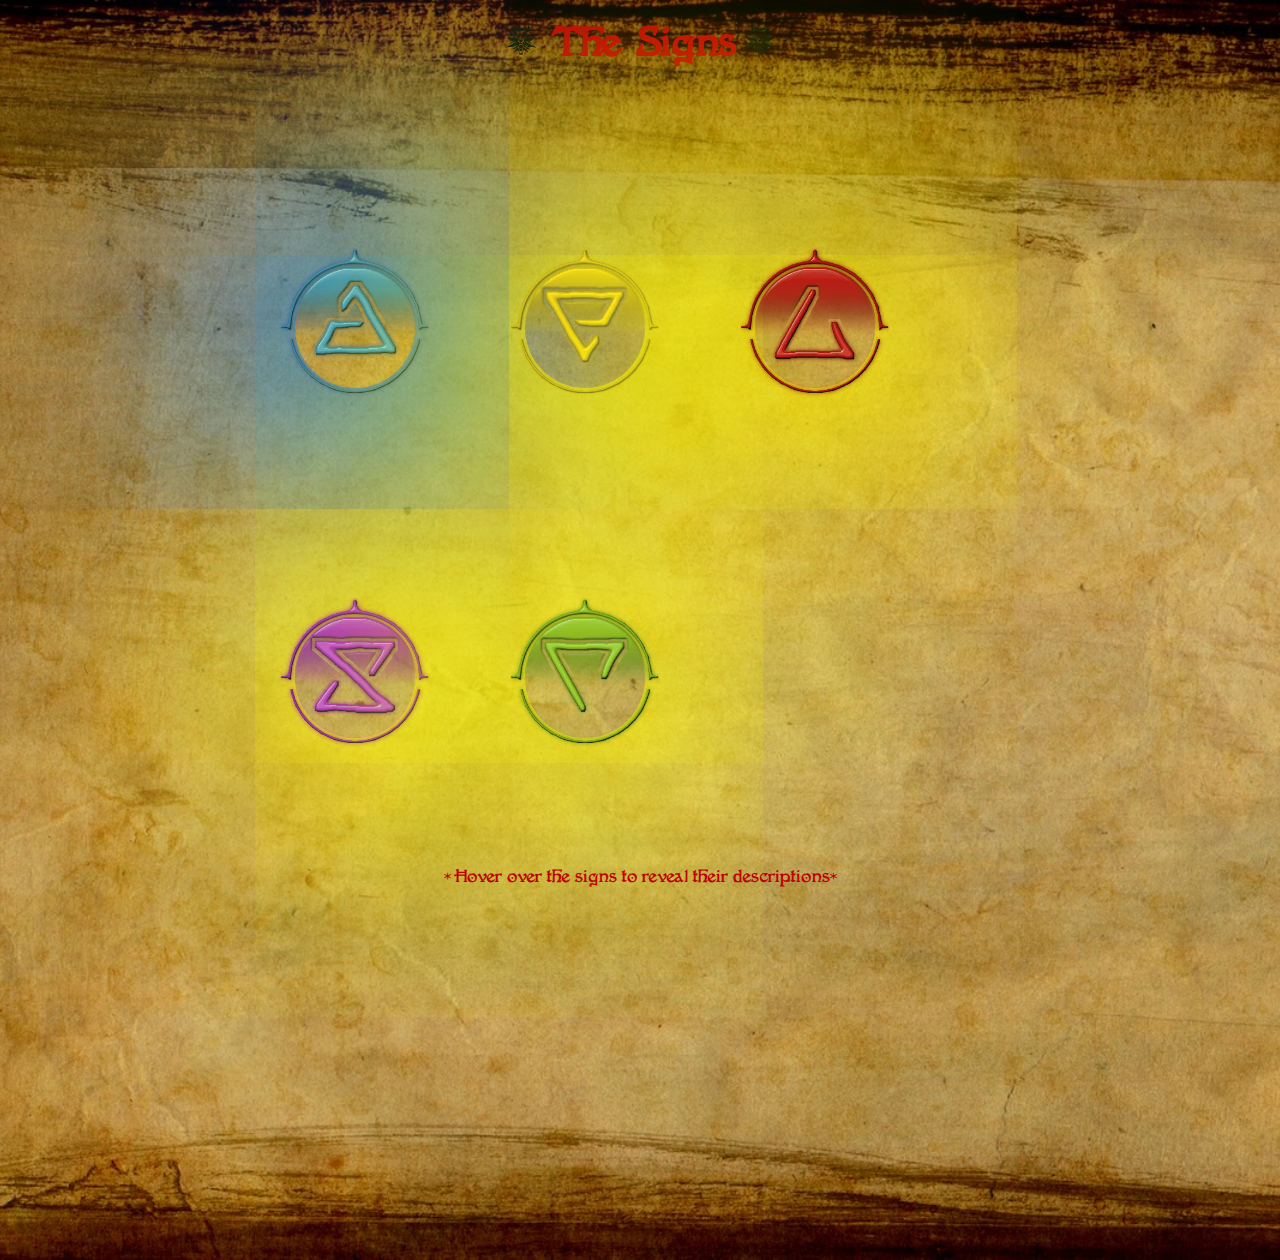
<file: the-signs-page/the-signs-page.html>
<!DOCTYPE html>
<html lang="en">
<head>
    <meta charset="UTF-8">
    <meta http-equiv="X-UA-Compatible" content="IE=edge">
    <meta name="viewport" content="width=device-width, initial-scale=1.0">
    <link rel="stylesheet" href="the-signs-page-style.css">
    <script type="text/javascript" src="the-signs-page-script.js" defer></script>
    <link rel="Shortcut Icon" href="../images/favicon.ico">
    <title>The signs</title>
</head>
<body>

    <div class="container">

        <br>
        <h1 class="the-signs-title">
            <img src="../images/witcher-transparent.png"
            class="witcher-transparent-logo">
            The Signs
            <img src="../images/witcher-transparent.png" alt="witcherLogo" 
            class="witcher-transparent-logo">
        </h1>

        <div class="grid-col">

            <div class="cell-aard" id="cell-aard">
                
                    <div class="aard-description" id="aard-description"></div>

                    <div class="aard" id="aard"></div>
                
            </div>

            <div class="cell-quen" id="cell-quen">

                <div class="quen-description" id="quen-description"></div>

                <div class="quen" id="quen"></div>

            </div>

            <div class="cell-igni" id="cell-igni">

                <div class="igni-description" id="igni-description"></div>

                <div class="igni" id="igni"></div>

            </div>

            <div class="cell-yrden" id="cell-yrden">

                <div class="yrden-description" id="yrden-description"></div>

                <div class="yrden" id="yrden"></div>

            </div>

            <div class="cell-axii" id="cell-axii">

                <div class="axii-description" id="axii-description"></div>

                <div class="axii" id="axii"></div>

            </div>
            
        </div>

        <div class="foot-note">
            *Hover over the signs to reveal their descriptions*
        </div>

    </div>

</body>
</html>
</file>
<file: index.css>
@font-face {
    src: url(fonts/FantaisieArtistique/FantaisieArtistique.ttf);
    font-family: witcher;
}

@font-face {
    font-family: wonderland;
    src: url(fonts/BeyondWonderland/Beyond\ Wonderland.ttf);
}

@font-face {
    font-family: witcher-videogame;
    src: url(fonts/WitcherVideogame/Thewitcher-jnOj.ttf);
}

html, body
{
    height: 100%;
    margin: 0;
    padding: 0;
}

input,
textarea,
button,
select,
a,
div {
  -webkit-tap-highlight-color: rgba(0,0,0,0);
}

.container
{
    background-image: url(images/witcher-homepage-background.jpg);
    height: 100%;
    background-position: center;
    background-repeat: no-repeat;
    background-size: cover;
    margin: 0 auto;
    position: relative;
    text-align: center;
    animation: backgroundFadeIn 2s;
}

.container .transparent-center-div
{
    bottom: 0;
    background: rgba(0, 0, 0, 0.342);
    color: rgb(228, 195, 5);
    margin-top: 2.5cm;
    margin-right: 12cm;
    margin-bottom: auto;
    margin-left: 12cm;
    border-radius: 1cm;
    padding-top: 1cm;
    padding-bottom: 1cm;
    padding-right: 10%;
    padding-left: 10%;
    animation: elementsFadeIn 6s;
}

.sections-header
{
    font-family: witcher-videogame;
    margin: 0;
    animation: elementsFadeIn 6s;
}

.sections-list
{
    font-family: witcher-videogame;
    font-size: 20px;
    margin: 0;
    animation: elementsFadeIn 7s;
}

.homepage-title
{
    margin: 0 auto;
    font-family: witcher;
    font-size: 45px;
    color: rgb(189, 0, 0);
    animation: elementsFadeIn 6s;
}

.homepage-title .witcher-transparent-logo
{
    bottom: 0;
    background: rgba(231, 228, 228, 0.342);
    border-radius: 5px;
    border-style:hidden;
    height: 30px;
    width: 30px;
    animation: elementsFadeIn 6s;
}

.sections-list-buttons
{
    border: none;
    background-color: inherit;
    font-family: witcher-videogame;
    font-size: 20px;
    color: rgb(228, 195, 5);
    cursor: pointer;
    display: inline-block;
    border-radius: 1cm;
}

.sections-list :hover
{
    background-color: rgba(151, 11, 1, 0.74);
    animation: buttonFadeIn 0.5s;
}

.sections-list :active
{
    background-color: rgb(121, 8, 0);
}

@keyframes buttonFadeIn
{
    from{background-color: rgba(151, 11, 1, 0);}
    to{background-color: rgba(151, 11, 1, 0.74);}
}

@keyframes elementsFadeIn {
    from{opacity: 0;}
    to{opacity: 1;}
}

@keyframes backgroundFadeIn {
    from{width: 0%;}
    to{width: 100%;}
}

/*-----------Conventional Breakpoints------------------*/

@media screen and (max-width: 2800px) {

    .container .transparent-center-div
    {
        margin-top: 27vh;
        margin-right: 40vh;
        margin-left: 40vh;
        padding-top: 7vh;
        padding-bottom: 7vh;
        padding-right: 5vh;
        padding-left: 5vh;
    }

    .homepage-title
    {
        font-size: 60px;
    }

    .homepage-title .witcher-transparent-logo
    {
        height: 50px;
        width: 50px;
    }

    .sections-header
    {
        font-size: 45px;
        padding: 5px;
    }

    .sections-list-buttons
    {
        font-size: 35px;
        padding: 5px;
    }
    
}

@media screen and (max-width: 2600px) {

    .container .transparent-center-div
    {
        margin-top: 28vh;
        margin-right: 40vh;
        margin-left: 40vh;
        padding-top: 7vh;
        padding-bottom: 7vh;
        padding-right: 5vh;
        padding-left: 5vh;
    }

    .homepage-title
    {
        font-size: 60px;
    }

    .homepage-title .witcher-transparent-logo
    {
        height: 40px;
        width: 40px;
    }

    .sections-header
    {
        font-size: 40px;
        padding: 0px;
    }

    .sections-list-buttons
    {
        font-size: 30px;
        padding: 2px;
    }
    
}

@media screen and (max-width: 1800px) {

    .container .transparent-center-div
    {
        margin-top: 18vh;
        margin-right: 40vh;
        margin-left: 40vh;
        padding-left: 1vh;
        padding-right: 1vh;
        padding-top: 10vh;
    }

    .homepage-title
    {
        font-size: 50px;
    }

    .homepage-title .witcher-transparent-logo
    {
        height: 40px;
        width: 40px;
    }

    .sections-header
    {
        font-size: 30px;
    }

    .sections-list-buttons
    {
        font-size: 25px;
    }
    
}

@media screen and (max-width: 1024px) {

    .container .transparent-center-div
    {
        margin-top: 18vh;
        margin-right: 30vh;
        margin-left: 30vh;
        padding-top: 7vh;
        padding-bottom: 7vh;
        padding-right: 5vh;
        padding-left: 5vh;
    }

    .homepage-title
    {
        font-size: 60px;
    }

    .homepage-title .witcher-transparent-logo
    {
        height: 50px;
        width: 50px;
    }

    .sections-header
    {
        font-size: 35px;
    }

    .sections-list-buttons
    {
        font-size: 30px;
    }
    
}

@media screen and (max-width: 863px) {

    .container .transparent-center-div
    {
        margin-top: 18vh;
        margin-right: 30vh;
        margin-left: 30vh;
        padding-top: 7vh;
        padding-bottom: 7vh;
        padding-right: 5vh;
        padding-left: 5vh;
    }

    .homepage-title
    {
        font-size: 50px;
    }

    .homepage-title .witcher-transparent-logo
    {
        height: 40px;
        width: 40px;
    }

    .sections-header
    {
        font-size: 35px;
    }

    .sections-list-buttons
    {
        font-size: 30px;
    }
    
}

@media screen and (max-width: 768px) {

    .container .transparent-center-div
    {
        margin-top: 22vh;
        margin-right: 25vh;
        margin-left: 25vh;
        padding-top: 7vh;
        padding-bottom: 7vh;
        padding-right: 5vh;
        padding-left: 5vh;
    }

    .homepage-title
    {
        font-size: 45px;
    }

    .homepage-title .witcher-transparent-logo
    {
        height: 35px;
        width: 35px;
    }

    .sections-header
    {
        font-size: 25px;
    }

    .sections-list-buttons
    {
        font-size: 20px;
    }
    
}

@media screen and (max-width: 642px) {

    .container .transparent-center-div
    {
        margin-top: 22vh;
        margin-right: 20vh;
        margin-left: 20vh;
        padding-top: 7vh;
        padding-bottom: 7vh;
        padding-right: 5vh;
        padding-left: 5vh;
    }

    .homepage-title
    {
        font-size: 40px;
    }

    .homepage-title .witcher-transparent-logo
    {
        height: 30px;
        width: 30px;
    }
    
}

@media screen and (max-width: 600px) {

    .container .transparent-center-div
    {
        margin-top: 22vh;
        margin-right: 18vh;
        margin-left: 18vh;
        padding-top: 7vh;
        padding-bottom: 7vh;
        padding-right: 5vh;
        padding-left: 5vh;
    }

    .homepage-title
    {
        font-size: 40px;
    }

    .homepage-title .witcher-transparent-logo
    {
        height: 25px;
        width: 25px;
    }
    
}

@media screen and (max-width: 560px) {

    .container .transparent-center-div
    {
        margin-top: 24vh;
        margin-right: 12vh;
        margin-left: 12vh;
        padding-top: 7vh;
        padding-bottom: 7vh;
        padding-right: 5vh;
        padding-left: 5vh;
    }

    .homepage-title
    {
        font-size: 30px;
    }

    .homepage-title .witcher-transparent-logo
    {
        height: 20px;
        width: 20px;
    }
    
}

@media screen and (max-width: 480px) {

    .container .transparent-center-div
    {
        margin-top: 24vh;
        margin-right: 12vh;
        margin-left: 12vh;
        padding-top: 7vh;
        padding-bottom: 7vh;
        padding-right: 5vh;
        padding-left: 5vh;
    }

    .homepage-title
    {
        font-size: 30px;
    }

    .homepage-title .witcher-transparent-logo
    {
        height: 20px;
        width: 20px;
    }
    
}

@media screen and (max-width: 422px) {

    .container .transparent-center-div
    {
        margin-top: 24vh;
        margin-right: 8vh;
        margin-left: 8vh;
        padding-top: 7vh;
        padding-bottom: 7vh;
        padding-right: 5vh;
        padding-left: 5vh;
    }

    .homepage-title
    {
        font-size: 25px;
    }

    .homepage-title .witcher-transparent-logo
    {
        height: 20px;
        width: 20px;
    }
    
}

@media screen and (max-width: 360px) {

    .container .transparent-center-div
    {
        margin-top: 24vh;
        margin-right: 5vh;
        margin-left: 5vh;
        padding-top: 7vh;
        padding-bottom: 7vh;
        padding-right: 5vh;
        padding-left: 5vh;
    }

    .homepage-title
    {
        font-size: 20px;
    }

    .homepage-title .witcher-transparent-logo
    {
        height: 15px;
        width: 15px;
    }

    .sections-header
    {
        font-size: large;
    }

    .sections-list-buttons
    {
        font-size: 15px;
    }
    
}

@media screen and (max-height: 800px) {

    .container .transparent-center-div
    {
        margin-top: 20vh;
        margin-right: 5vh;
        margin-left: 5vh;
        padding-top: 7vh;
        padding-bottom: 7vh;
        padding-right: 5vh;
        padding-left: 5vh;
    }

    .homepage-title
    {
        font-size: 20px;
    }

    .homepage-title .witcher-transparent-logo
    {
        height: 15px;
        width: 15px;
    }

    .sections-header
    {
        font-size: large;
    }

    .sections-list-buttons
    {
        font-size: 15px;
    }
    
}
</file>
<file: bestiary-page-style.css>
@font-face {
    src: url(fonts/FantaisieArtistique/FantaisieArtistique.ttf);
    font-family: witcher;
}

@font-face {
    font-family: wonderland;
    src: url(fonts/BeyondWonderland/Beyond\ Wonderland.ttf);
}

@font-face {
    font-family: witcher-videogame;
    src: url(fonts/WitcherVideogame/Thewitcher-jnOj.ttf);
}

@font-face {
    font-family: journal;
    src: url(fonts/Journal/Handwritten_Crystal_v2.ttf);
}

@keyframes elementsFadeIn {
    from{opacity: 0;}
    to{opacity: 1;}
}

@keyframes cellPop
{
    from{margin-top: 50px;}
    to{margin-top: 40px;}
}

html, body
{
    height: 100%;
    margin: 0;
    padding: 0;
}

.container
{
    background-image: url(images/witcher-bestiary-background.jpg);
    height: 100%;
    background-position: center;
    background-repeat: no-repeat;
    background-size: cover;
    margin: 0 auto;
    position: relative;
    text-align: center;
    animation: elementsFadeIn 1s;
}

.homepage-title
{
    margin: 0 auto;
    font-family: witcher;
    font-size: 45px;
    color: rgb(189, 0, 0);
    animation: elementsFadeIn 2s;
}

.homepage-title .witcher-transparent-logo
{
    bottom: 0;
    /*background: rgba(231, 228, 228, 0.342);*/
    border-radius: 5px;
    border-style:hidden;
    height: 30px;
    width: 30px;
    animation: elementsFadeIn 3s;
}

.grid-col
{
    display:grid;
    grid-template-columns: repeat(6, 230px);
    justify-content: center;
    padding-bottom: 50px;
}

.cell
{
    background-image: url(images/icons/notebook-clipart-old-writing-paper-5.png);
    background-size: cover;
    padding: 10px;
    margin-top: 50px;
    height: 200px;
    width: 150px;
    border-radius: 1cm;
    font-family: journal;
    font-size: 17px;
    color: brown;
    animation: elementsFadeIn 4s;
}

.cell .cell-title
{
    margin-top: -20px;
    padding-bottom: -20px;
}

.beasts-category-icon
{
    height: 100%;
    background-image: url(images/icons/Tw3_journal_bear.png);
    background-size: cover;
    width: 150px;
    height: 140px;
    background-repeat: no-repeat;
    margin-top: -20px;
}

.cursed-ones-category-icon
{
    height: 100%;
    background-image: url(images/icons/Tw3_journal_werewolf.png);
    background-size: cover;
    width: 150px;
    height: 150px;
    background-repeat: no-repeat;
    margin-top: -20px;
}

.draconoids-category-icon
{
    height: 100%;
    background-image: url(images/icons/290px-Tw3_journal_wyvern.png);
    background-size: cover;
    width: 150px;
    height: 140px;
    background-repeat: no-repeat;
    margin-top: -20px;
}

.elementa-category-icon
{
    height: 100%;
    background-image: url(images/icons/Tw3_journal_fireelemental.png);
    background-size: cover;
    width: 150px;
    height: 140px;
    background-repeat: no-repeat;
    margin-top: -10px;
}

.hybrids-category-icon
{
    height: 100%;
    background-image: url(images/icons/Tw3_journal_griffin.webp);
    background-size: cover;
    width: 150px;
    height: 140px;
    background-repeat: no-repeat;
    margin-top: -10px;
    margin-left: -5px;
}

.insectoids-category-icon
{
    height: 100%;
    background-image: url(images/icons/Tw3_journal_arachnomorph.png);
    background-size: cover;
    width: 150px;
    height: 140px;
    background-repeat: no-repeat;
    margin-top: -30px;
    margin-left: 5px;
}

.necrophages-category-icon
{
    height: 100%;
    background-image: url(images/icons/grave\ hag.png);
    background-size: cover;
    width: 150px;
    height: 145px;
    background-repeat: no-repeat;
    margin-top: -30px;
    margin-left: 5px;
    margin-bottom: 5px;
}

.ogroids-category-icon
{
    height: 100%;
    background-image: url(images/icons/Tw3_journal_rocktroll.png);
    background-size: cover;
    width: 150px;
    height: 145px;
    background-repeat: no-repeat;
    margin-top: -20px;
    margin-left: 5px;
    margin-bottom: 5px;
}

.relicts-category-icon
{
    height: 100%;
    background-image: url(images/icons/MHW_Ancient_Leshen_Render.png);
    background-size: cover;
    width: 150px;
    height: 145px;
    background-repeat: no-repeat;
    margin-top: -20px;
    margin-left: 5px;
    margin-bottom: 5px;
}

.specters-category-icon
{
    height: 100%;
    background-image: url(images/icons/Tw3_journal_plaguemaiden.png);
    background-size: cover;
    width: 150px;
    height: 145px;
    background-repeat: no-repeat;
    margin-top: -30px;
    margin-left: 5px;
    margin-bottom: 5px;
}

.vampires-category-icon
{
    height: 100%;
    background-image: url(images/icons/290px-Tw3_journal_alp.png);
    background-size: cover;
    width: 150px;
    height: 165px;
    background-repeat: no-repeat;
    margin-top: -15px;
    margin-left: 5px;
    margin-bottom: 5px;
}

.descriptions-vampires
{
    margin-top: -10px;
}

.legendary-category-icon
{
    height: 100%;
    background-image: url(images/icons/Bestiary_Dagon.png);
    background-size: cover;
    width: 150px;
    height: 190px;
    background-repeat: no-repeat;
    margin-top: -30px;
    margin-left: -15px;
}

.descriptions-legends
{
    margin-top: -30px;
}

.cell:hover
{
    cursor: pointer;
    margin-top: 40px;
}

/*-----------Conventional Breakpoints------------------*/

@media screen and (max-width: 2800px) {

    /* to fix */
    
}

@media screen and (max-width: 2600px) {

    /* to fix */
    
}

@media screen and (max-width: 1300px) {

    .grid-col
    {
        display:grid;
        grid-template-columns: repeat(3, 230px);
        margin-top: -30px;
        justify-content: center;
    }

    .container
    {
        height: 140%;
    }

    .homepage-title .witcher-transparent-logo
    {
        background: rgba(231, 228, 228, 0.342);
    }
    
}

@media screen and (max-width: 1024px) {

    .grid-col
    {
        display:grid;
        grid-template-columns: repeat(3, 230px);
        margin-top: -30px;
        justify-content: center;
    }

    .container
    {
        height: 140%;
    }

    .homepage-title .witcher-transparent-logo
    {
        background: rgba(231, 228, 228, 0.342);
    }
    
}

@media screen and (max-width: 863px) {

    
    
}

@media screen and (max-width: 700px) {

    .grid-col
    {
        display:grid;
        grid-template-columns: repeat(3, 230px);
        margin-top: -30px;
        margin-left: 7%;
        justify-content: center;
    }

    .container
    {
        height: 140%;
    }

    .homepage-title .witcher-transparent-logo
    {
        background: rgba(231, 228, 228, 0.342);
    }
    
}

@media screen and (max-width: 642px) {

    .grid-col
    {
        display:grid;
        grid-template-columns: repeat(2, 210px);
        margin-top: -30px;
        margin-left: 7%;
        justify-content: center;
    }

    .container
    {
        height: 210%;
    }
    
}

@media screen and (max-width: 422px) {

    .grid-col
    {
        display:grid;
        grid-template-columns: repeat(2, 180px);
        margin-top: -30px;
        margin-left: 7%;
        justify-content: center;
    }
    
}

@media screen and (max-width: 370px) {

    .grid-col
    {
        display:grid;
        grid-template-columns: repeat(1, 150px);
        margin-top: -30px;
        justify-content: center;
    }

    .container
    {
        height: 410%;
    }
    
}

@media screen and (max-height: 800px) {

    .container
    {
        height: max-content;
    }
    
}
</file>
<file: main-page-style.css>
@font-face {
    src: url(fonts/FantaisieArtistique/FantaisieArtistique.ttf);
    font-family: witcher;
}

@font-face {
    font-family: wonderland;
    src: url(fonts/BeyondWonderland/Beyond\ Wonderland.ttf);
}

@font-face {
    font-family: witcher-videogame;
    src: url(fonts/WitcherVideogame/Thewitcher-jnOj.ttf);
}

html, body
{
    height: 100%;
    margin: 0;
    padding: 0;
}

.container
{
    background-image: url(images/witcher-homepage-background.jpg);
    height: 100%;
    background-position: center;
    background-repeat: no-repeat;
    background-size: cover;
    margin: 0 auto;
    position: relative;
    text-align: center;
}

.container .transparent-center-div
{
    bottom: 0;
    background: rgba(0, 0, 0, 0.342);
    color: rgb(228, 195, 5);
    border-radius: 1cm;
    margin-left: 12cm;
    margin-right: 12cm;
    margin-top: 3.5cm;
    padding-top: 1cm;
    padding-bottom: 1cm;
    padding-right: 10%;
    padding-left: 10%;
    display: inline-block;
}

.sections-header
{
    font-family: witcher-videogame;
    margin: 0;
}

.sections-list
{
    font-family: witcher-videogame;
    font-size: 20px;
    margin: 0;
}

.homepage-title
{
    margin: 0 auto;
    font-family: witcher;
    font-size: 45px;
    color: rgb(189, 0, 0);
    font-stretch: extra-expanded;
}

.homepage-title .witcher-transparent-logo
{
    bottom: 0;
    background: rgba(231, 228, 228, 0.342);
    color: rgba(197, 0, 0, 0.671);
    border-radius: 5px;
    border-style:hidden;
    height: 30px;
    width: 30px;
}

.sections-list .homepage-sections-icons
{
    height: 20px;
    width: 20px;
}

.sections-list-buttons
{
    border: none;
    background-color: inherit;
    font-family: witcher-videogame;
    font-size: 20px;
    color: rgb(228, 195, 5);
    cursor: pointer;
    display: inline-block;
    border-radius: 1cm;
}

.sections-list :hover
{
    background-color: rgba(151, 11, 1, 0.74);
}

.sections-list :active
{
    background-color: rgb(121, 8, 0);;
}

/*-----------------------MEDIA QUERIES BASED ON WIDTH FOR COMPUTERS(some mobiles included by coincidence)--------------------------------------*/

@media screen and (width: 2560px) and (height: 1345px)
{
    .homepage-title
    {
        margin: 0 auto;
        font-family: witcher;
        font-size: 100px;
        color: rgb(189, 0, 0);
        font-stretch: extra-expanded;
    }


    .container .transparent-center-div
    {
        bottom: 0;
        background: rgba(0, 0, 0, 0.342);
        color: rgb(228, 195, 5);
        border-radius: 1cm;
        margin-left: 20cm;
        margin-right: 20cm;
        margin-top: 8cm;
        padding-top: 2cm;
        padding-bottom: 2cm;
        display: flex;
        flex-direction: column;
    }

    .homepage-title .witcher-transparent-logo
    {
        bottom: 0;
        background: rgba(231, 228, 228, 0.342);
        background-size: auto;
        color: rgba(197, 0, 0, 0.671);
        border-radius: 5px;
        border-style:hidden;
        height: 80px;
        width: 80px;
    }

    .sections-header
    {
        font-size: 50px;
    }

    .sections-list-buttons
    {
        font-size: 35px;
    }
}

@media screen and (max-width: 1260px) { /* max height 672 */
    .container .transparent-center-div
{
    bottom: 0;
    background: rgba(0, 0, 0, 0.342);
    color: rgb(228, 195, 5);
    border-radius: 1cm;
    margin-left: 12cm;
    margin-right: 12cm;
    margin-top: 3cm;
    padding-top: 0.5cm;
    padding-bottom: 0.5cm;
    padding-right: 9%;
    padding-left: 9%;
    display: inline-block;
}
}

@media screen and (max-width: 1230px) {
    .container .transparent-center-div
{
    bottom: 0;
    background: rgba(0, 0, 0, 0.342);
    color: rgb(228, 195, 5);
    border-radius: 1cm;
    margin-left: 12cm;
    margin-right: 12cm;
    margin-top: 3cm;
    padding-top: 0.5cm;
    padding-bottom: 0.5cm;
    padding-right: 8%;
    padding-left: 8%;
    display: inline-block;
}
}

@media screen and (max-width: 1221px) {
    .container .transparent-center-div
{
    bottom: 0;
    background: rgba(0, 0, 0, 0.342);
    color: rgb(228, 195, 5);
    border-radius: 1cm;
    margin-left: 12cm;
    margin-right: 12cm;
    margin-top: 3cm;
    padding-top: 0.5cm;
    padding-bottom: 0.5cm;
    padding-right: 7%;
    padding-left: 7%;
    display: inline-block;
}
}

@media screen and (max-width: 1201px) {
    .container .transparent-center-div
{
    bottom: 0;
    background: rgba(0, 0, 0, 0.342);
    color: rgb(228, 195, 5);
    border-radius: 1cm;
    margin-left: 12cm;
    margin-right: 12cm;
    margin-top: 3cm;
    padding-top: 0.5cm;
    padding-bottom: 0.5cm;
    padding-right: 7%;
    padding-left: 7%;
    display: inline-block;
}
}

@media screen and (max-width: 1173px) {
    .container .transparent-center-div
{
    bottom: 0;
    background: rgba(0, 0, 0, 0.342);
    color: rgb(228, 195, 5);
    border-radius: 1cm;
    margin-left: 12cm;
    margin-right: 12cm;
    margin-top: 3cm;
    padding-top: 0.5cm;
    padding-bottom: 0.5cm;
    padding-right: 6%;
    padding-left: 6%;
    display: inline-block;
}
}

@media screen and (max-width: 1145px) {
    .container .transparent-center-div
{
    bottom: 0;
    background: rgba(0, 0, 0, 0.342);
    color: rgb(228, 195, 5);
    border-radius: 1cm;
    margin-left: 12cm;
    margin-right: 12cm;
    margin-top: 3cm;
    padding-top: 0.5cm;
    padding-bottom: 0.5cm;
    padding-right: 5%;
    padding-left: 5%;
    display: inline-block;
}
}

@media screen and (max-width: 1120px)
{
    .container .transparent-center-div
{
    bottom: 0;
    background: rgba(0, 0, 0, 0.342);
    color: rgb(228, 195, 5);
    border-radius: 1cm;
    margin-left: 8cm;
    margin-right: 8cm;
    margin-top: 3cm;
    padding-top: 0.5cm;
    padding-bottom: 0.5cm;
    display: flex;
    flex-direction: column;
}
}

@media screen and (max-width: 1096px)
{
    .container .transparent-center-div
{
    bottom: 0;
    background: rgba(0, 0, 0, 0.342);
    color: rgb(228, 195, 5);
    border-radius: 1cm;
    margin-left: 8cm;
    margin-right: 8cm;
    margin-top: 3cm;
    padding-top: 0.5cm;
    padding-bottom: 0.5cm;
    display: flex;
    flex-direction: column;
}
}

@media screen and (width: 1024px) and (height: 538px)
{
    .container .transparent-center-div
{
    bottom: 0;
    background: rgba(0, 0, 0, 0.342);
    color: rgb(228, 195, 5);
    border-radius: 1cm;
    margin-left: 8cm;
    margin-right: 8cm;
    margin-top: 2cm;
    padding-top: 0.5cm;
    padding-bottom: 0.5cm;
    display: flex;
    flex-direction: column;
}
}


@media screen and (max-width: 950px) 
{
    .container .transparent-center-div
    {
        bottom: 0;
        background: rgba(0, 0, 0, 0.342);
        color: rgb(228, 195, 5);
        border-radius: 1cm;
        margin-left: 8cm;
        margin-right: 8cm;
        margin-top: 3cm;
        padding-top: 0.5cm;
        padding-bottom: 0.5cm;
        display: flex;
        flex-direction: column;
    }
}

@media screen and (max-width: 785px) 
{
    .container .transparent-center-div
    {
        bottom: 0;
        background: rgba(0, 0, 0, 0.342);
        color: rgb(228, 195, 5);
        border-radius: 1cm;
        margin-left: 6cm;
        margin-right: 6cm;
        margin-top: 3cm;
        padding-top: 0.5cm;
        padding-bottom: 0.5cm;
        display: flex;
        flex-direction: column;
    }
}

@media screen and (width: 768px) and (height: 538px)
{
    .container .transparent-center-div
    {
        margin-top: 2cm;
    }
}

@media screen and (max-width: 720px) 
{
    .container .transparent-center-div
    {
        bottom: 0;
        background: rgba(0, 0, 0, 0.342);
        color: rgb(228, 195, 5);
        border-radius: 1cm;
        margin-left: 5cm;
        margin-right: 5cm;
        margin-top: 3cm;
        padding-top: 0.5cm;
        padding-bottom: 0.5cm;
        display: flex;
        flex-direction: column;
    }
}

@media screen and (max-width: 633px) 
{
    .homepage-title
    {
        margin: 0 auto;
        font-family: witcher;
        font-size: 40px;
        color: rgb(189, 0, 0);
        font-stretch: extra-expanded;
    }
}

@media screen and (max-width: 570px) 
{
    .homepage-title
    {
        margin: 0 auto;
        font-family: witcher;
        font-size: 35px;
        color: rgb(189, 0, 0);
        font-stretch: extra-expanded;
    }

    .container .transparent-center-div
    {
        bottom: 0;
        background: rgba(0, 0, 0, 0.342);
        color: rgb(228, 195, 5);
        border-radius: 1cm;
        margin-left: 4cm;
        margin-right: 4cm;
        margin-top: 3.3cm;
        padding-top: 0.5cm;
        padding-bottom: 0.5cm;
        display: flex;
        flex-direction: column;
    }
}

@media screen and (max-width: 570px) 
{
    .homepage-title
    {
        margin: 0 auto;
        font-family: witcher;
        font-size: 30px;
        color: rgb(189, 0, 0);
        font-stretch: extra-expanded;
    }

    .homepage-title .witcher-transparent-logo
    {
        bottom: 0;
        background: rgba(231, 228, 228, 0.342);
        background-size: auto;
        color: rgba(197, 0, 0, 0.671);
        border-radius: 5px;
        border-style:hidden;
        height: 25px;
        width: 25px;
    }

    .container .transparent-center-div
    {
        bottom: 0;
        background: rgba(0, 0, 0, 0.342);
        color: rgb(228, 195, 5);
        border-radius: 1cm;
        margin-left: 3cm;
        margin-right: 3cm;
        margin-top: 3.3cm;
        padding-top: 0.5cm;
        padding-bottom: 0.5cm;
        display: flex;
        flex-direction: column;
    }
}

@media screen and (max-width: 442px) 
{
    .homepage-title
    {
        margin: 0 auto;
        font-family: witcher;
        font-size: 25px;
        color: rgb(189, 0, 0);
        font-stretch: extra-expanded;
    }

    .homepage-title .witcher-transparent-logo
    {
        bottom: 0;
        background: rgba(231, 228, 228, 0.342);
        background-size: auto;
        color: rgba(197, 0, 0, 0.671);
        border-radius: 5px;
        border-style:hidden;
        height: 20px;
        width: 20px;
    }

    .container .transparent-center-div
    {
        bottom: 0;
        background: rgba(0, 0, 0, 0.342);
        color: rgb(228, 195, 5);
        border-radius: 1cm;
        margin-left: 3cm;
        margin-right: 3cm;
        margin-top: 4cm;
        padding-top: 0.3cm;
        padding-bottom: 0.5cm;
        display: flex;
        flex-direction: column;
    }
}

@media screen and (width: 425px) and (height: 538px)
{
    .container .transparent-center-div
    {
        margin-top: 3cm;
    }
}

@media screen and (max-width: 410px) 
{

    .container .transparent-center-div
    {
        bottom: 0;
        background: rgba(0, 0, 0, 0.342);
        color: rgb(228, 195, 5);
        border-radius: 1cm;
        margin-left: 2cm;
        margin-right: 2cm;
        margin-top: 4cm;
        padding-top: 0.5cm;
        padding-bottom: 0.5cm;
        display: flex;
        flex-direction: column;
    }

}

@media screen and (max-width: 380px) 
{

    .homepage-title
    {
        margin: 0 auto;
        font-family: witcher;
        font-size: 20px;
        color: rgb(189, 0, 0);
        font-stretch: extra-expanded;
    }
}

@media screen and (max-width: 380px) 
{

    .container .transparent-center-div
    {
        bottom: 0;
        background: rgba(0, 0, 0, 0.342);
        color: rgb(228, 195, 5);
        border-radius: 1cm;
        margin-left: 1cm;
        margin-right: 1cm;
        margin-top: 4cm;
        padding-top: 0.5cm;
        padding-bottom: 0.5cm;
        display: flex;
        flex-direction: column;
    }
    
}

@media screen and (width: 375px) and (height: 538px)
{
    .container .transparent-center-div
    {
        margin-top: 2.5cm;
    }
}

@media screen and (width: 320px) and (height: 538px)
{
    .container .transparent-center-div
    {
        margin-top: 2.5cm;
    }
}

@media screen and (max-width: 295px) 
{

    .homepage-title
    {
        margin: 0 auto;
        font-family: witcher;
        font-size: 15px;
        color: rgb(189, 0, 0);
        font-stretch: extra-expanded;
    }

    .homepage-title .witcher-transparent-logo
    {
        bottom: 0;
        background: rgba(231, 228, 228, 0.342);
        background-size: auto;
        color: rgba(197, 0, 0, 0.671);
        border-radius: 5px;
        border-style:hidden;
        height: 15px;
        width: 15px;
    }
}

/*------------------------------MEDIA QUERIES FOR REMAINING MOBILE DEVICES-------------------------------*/

@media screen and (width: 411px) and (height: 731px) 
{

    .container .transparent-center-div
    {
        bottom: 0;
        background: rgba(0, 0, 0, 0.342);
        color: rgb(228, 195, 5);
        border-radius: 1cm;
        margin-left: 1cm;
        margin-right: 1cm;
        margin-top: 5cm;
        padding-top: 0.5cm;
        padding-bottom: 0.5cm;
        display: flex;
        flex-direction: column;
    }
    
}

@media screen and (width: 411px) and (height: 823px) 
{

    .homepage-title
    {
        margin: 0 auto;
        font-family: witcher;
        font-size: 27px;
        color: rgb(189, 0, 0);
        font-stretch: extra-expanded;
    }

    .homepage-title .witcher-transparent-logo
    {
        bottom: 0;
        background: rgba(231, 228, 228, 0.342);
        background-size: auto;
        color: rgba(197, 0, 0, 0.671);
        border-radius: 5px;
        border-style:hidden;
        height: 25px;
        width: 25px;
    }

    .container .transparent-center-div
    {
        bottom: 0;
        background: rgba(0, 0, 0, 0.342);
        color: rgb(228, 195, 5);
        border-radius: 1cm;
        margin-left: 1cm;
        margin-right: 1cm;
        margin-top: 5.8cm;
        padding-top: 0.5cm;
        padding-bottom: 0.5cm;
        display: flex;
        flex-direction: column;
    }
    
}

@media screen and (width: 320px) and (height: 568px) 
{

    .homepage-title
    {
        margin: 0 auto;
        font-family: witcher;
        font-size: 21px;
        color: rgb(189, 0, 0);
        font-stretch: extra-expanded;
    }

    .homepage-title .witcher-transparent-logo
    {
        bottom: 0;
        background: rgba(231, 228, 228, 0.342);
        background-size: auto;
        color: rgba(197, 0, 0, 0.671);
        border-radius: 5px;
        border-style:hidden;
        height: 18px;
        width: 18px;
    }

    .container .transparent-center-div
    {
        bottom: 0;
        background: rgba(0, 0, 0, 0.342);
        color: rgb(228, 195, 5);
        border-radius: 1cm;
        margin-left: 1cm;
        margin-right: 1cm;
        margin-top: 3.5cm;
        padding-top: 0;
        padding-bottom: 0;
    }
    
    .sections-header
    {
        font-size: 20px;
    }

    .sections-list-buttons
    {
        font-size: 15px;
    }

}

@media screen and (width: 375px) and (height: 667px) 
{

    .homepage-title
    {
        margin: 0 auto;
        font-family: witcher;
        font-size: 22px;
        color: rgb(189, 0, 0);
        font-stretch: extra-expanded;
    }

    .homepage-title .witcher-transparent-logo
    {
        bottom: 0;
        background: rgba(231, 228, 228, 0.342);
        background-size: auto;
        color: rgba(197, 0, 0, 0.671);
        border-radius: 5px;
        border-style:hidden;
        height: 18px;
        width: 18px;
    }

    .container .transparent-center-div
    {
        bottom: 0;
        background: rgba(0, 0, 0, 0.342);
        color: rgb(228, 195, 5);
        border-radius: 1cm;
        margin-left: 1cm;
        margin-right: 1cm;
        margin-top: 4cm;
        padding-top: 0.5cm;
        padding-bottom: 0.5cm;
        display: flex;
        flex-direction: column;
    }
    
}

@media screen and (width: 414px) and (height: 736px) 
{

    .container .transparent-center-div
    {
        bottom: 0;
        background: rgba(0, 0, 0, 0.342);
        color: rgb(228, 195, 5);
        border-radius: 1cm;
        margin-left: 1cm;
        margin-right: 1cm;
        margin-top: 4.5cm;
        padding-top: 1cm;
        padding-bottom: 0.5cm;
        display: flex;
        flex-direction: column;
    }
    
}

@media screen and (width: 375px) and (height: 812px) 
{

    .homepage-title
    {
        margin: 0 auto;
        font-family: witcher;
        font-size: 25px;
        color: rgb(189, 0, 0);
        font-stretch: extra-expanded;
    }


    .container .transparent-center-div
    {
        bottom: 0;
        background: rgba(0, 0, 0, 0.342);
        color: rgb(228, 195, 5);
        border-radius: 1cm;
        margin-left: 1cm;
        margin-right: 1cm;
        margin-top: 5.5cm;
        padding-top: 1cm;
        padding-bottom: 0.5cm;
        display: flex;
        flex-direction: column;
    }
    
}

@media screen and (width: 768px) and (height: 1024px) 
{

    .homepage-title
    {
        margin: 0 auto;
        font-family: witcher;
        font-size: 50px;
        color: rgb(189, 0, 0);
        font-stretch: extra-expanded;
    }


    .container .transparent-center-div
    {
        bottom: 0;
        background: rgba(0, 0, 0, 0.342);
        color: rgb(228, 195, 5);
        border-radius: 1cm;
        margin-left: 4cm;
        margin-right: 4cm;
        margin-top: 7cm;
        padding-top: 1.5cm;
        padding-bottom: 1.5cm;
        display: flex;
        flex-direction: column;
    }

    .sections-header
    {
        font-size: 35px;
    }

    .sections-list-buttons
    {
        font-size: 20px;
    }
    
}

@media screen and (width: 1024px) and (height: 1366px) 
{

    .homepage-title
    {
        margin: 0 auto;
        font-family: witcher;
        font-size: 70px;
        color: rgb(189, 0, 0);
        font-stretch: extra-expanded;
    }


    .container .transparent-center-div
    {
        bottom: 0;
        background: rgba(0, 0, 0, 0.342);
        color: rgb(228, 195, 5);
        border-radius: 1cm;
        margin-left: 4cm;
        margin-right: 4cm;
        margin-top: 9.5cm;
        padding-top: 2cm;
        padding-bottom: 2cm;
        display: flex;
        flex-direction: column;
    }

    .homepage-title .witcher-transparent-logo
    {
        bottom: 0;
        background: rgba(231, 228, 228, 0.342);
        background-size: auto;
        color: rgba(197, 0, 0, 0.671);
        border-radius: 5px;
        border-style:hidden;
        height: 60px;
        width: 60px;
    }

    .sections-header
    {
        font-size: 45px;
    }

    .sections-list-buttons
    {
        font-size: 30px;
    }
    
}

@media screen and (width: 540px) and (height: 720px) 
{

    .homepage-title
    {
        margin: 0 auto;
        font-family: witcher;
        font-size: 35px;
        color: rgb(189, 0, 0);
        font-stretch: extra-expanded;
    }


    .container .transparent-center-div
    {
        bottom: 0;
        background: rgba(0, 0, 0, 0.342);
        color: rgb(228, 195, 5);
        border-radius: 1cm;
        margin-left: 4cm;
        margin-right: 4cm;
        margin-top: 3.5cm;
        padding-top: 1cm;
        padding-bottom: 1cm;
        display: flex;
        flex-direction: column;
    }

    .homepage-title .witcher-transparent-logo
    {
        bottom: 0;
        background: rgba(231, 228, 228, 0.342);
        background-size: auto;
        color: rgba(197, 0, 0, 0.671);
        border-radius: 5px;
        border-style:hidden;
        height: 30px;
        width: 30px;
    }

    .sections-header
    {
        font-size: 30px;
    }

    .sections-list-buttons
    {
        font-size: 20px;
    }
    
}

@media screen and (width: 280px) and (height: 653px) 
{

    .homepage-title
    {
        margin: 0 auto;
        font-family: witcher;
        font-size: 19px;
        color: rgb(189, 0, 0);
        font-stretch: extra-expanded;
    }

    .homepage-title .witcher-transparent-logo
    {
        bottom: 0;
        background: rgba(231, 228, 228, 0.342);
        background-size: auto;
        color: rgba(197, 0, 0, 0.671);
        border-radius: 5px;
        border-style:hidden;
        height: 15px;
        width: 15px;
    }


    /*.container .transparent-center-div
    {
        bottom: 0;
        background: rgba(0, 0, 0, 0.342);
        color: rgb(228, 195, 5);
        border-radius: 1cm;
        margin-left: 4cm;
        margin-right: 4cm;
        margin-top: 3.5cm;
        padding-top: 1cm;
        padding-bottom: 1cm;
        display: flex;
        flex-direction: column;
    }*/

    .sections-header
    {
        font-size: 30px;
    }

    .sections-list-buttons
    {
        font-size: 20px;
    }
    
}
</file>
<file: alchemy-page/alchemy-page-style.css>
@font-face {
    src: url(../fonts/FantaisieArtistique/FantaisieArtistique.ttf);
    font-family: witcher;
}

@font-face {
    font-family: wonderland;
    src: url(../fonts/BeyondWonderland/Beyond\ Wonderland.ttf);
}

@font-face {
    font-family: witcher-videogame;
    src: url(fonts/WitcherVideogame/Thewitcher-jnOj.ttf);
}

@font-face {
    font-family: journal;
    src: url(../fonts/Journal/Handwritten_Crystal_v2.ttf);
}

@keyframes elementsFadeIn {
    from{opacity: 0;}
    to{opacity: 1;}
}

@keyframes vitriolShine {
    from{opacity: 1;}
    to
    {
        background-color: rgba(0, 217, 255, 0.507);
        border-radius: 10px;
    }
}

@keyframes rebisShine {
    from{opacity: 1;}
    to
    {
        background-color: rgba(0, 255, 76, 0.507);
        border-radius: 10px;
    }
}

@keyframes aetherShine {
    from{opacity: 1;}
    to
    {
        background-color: rgba(195, 0, 255, 0.507);
        border-radius: 10px;
    }
}

@keyframes quebirthShine {
    from{opacity: 1;}
    to
    {
        background-color: rgba(251, 255, 0, 0.507);
        border-radius: 10px;
    }
}

@keyframes hydragenumShine {
    from{opacity: 1;}
    to
    {
        background-color: rgb(226, 226, 226);
        border-radius: 10px;
    }
}

@keyframes vermilionShine {
    from{opacity: 1;}
    to
    {
        background-color: rgba(109, 74, 0, 0.541);
        border-radius: 10px;
    }
}

@keyframes albedoShine {
    from{opacity: 1;}
    to
    {
        background-color: rgb(255, 255, 255);
        border-radius: 10px;
    }
}

@keyframes nigredoShine {
    from{opacity: 1;}
    to
    {
        background-color: rgba(0, 0, 0, 0.541);
        border-radius: 10px;
    }
}

@keyframes rubedoShine {
    from{opacity: 1;}
    to
    {
        background-color: rgba(109, 0, 0, 0.541);
        border-radius: 10px;
    }
}

html, body
{
    height: 100%;
    margin: 0;
    padding: 0;
}

input,
textarea,
button,
select,
a,
div {
  -webkit-tap-highlight-color: rgba(0,0,0,0);
}

.container
{
    background-image: url(../images/witcher-bestiary-background.jpg);
    height: max-content;
    background-position: center;
    background-repeat: no-repeat;
    background-size: cover;
    margin: 0 auto;
    position: relative;
    text-align: center;
    animation: elementsFadeIn 1s;

    -webkit-user-select: none;
    -webkit-touch-callout: none;
    -moz-user-select: none;
    -ms-user-select: none;
    user-select: none;
}

.homepage-title
{
    margin: 0 auto;
    font-family: witcher;
    font-size: 45px;
    color: rgb(189, 0, 0);
    animation: elementsFadeIn 2s;
}

.homepage-title .witcher-transparent-logo
{
    bottom: 0;
    background: rgba(231, 228, 228, 0.342);
    border-radius: 5px;
    border-style:hidden;
    height: 30px;
    width: 30px;
    animation: elementsFadeIn 3s;
}

.grid-col
{
    display:grid;
    grid-template-columns: repeat(2, 300px);
    justify-content: center;
    padding-bottom: 50px;
    margin-top: 5vh;
}

h2
{
    font-family: journal;
    color: rgb(180, 0, 0);
}

ul
{
    margin: 0px 0px 5% 0px;
    padding: 0px;
}

li
{
    font-family: journal;
    font-size: large;
    list-style-position: inside;
}

.grid-ingredients
{
    display: grid;
    grid-template-columns: repeat(1);
    height: max-content;
    border: 10px solid transparent;
    padding: 0px;
    border-image: url(../images/border.png) 70 round;
    background-image: url(../images/icons/notebook-clipart-old-writing-paper-5.png);
    background-repeat:repeat-y;
    background-position: center;
    background-size: 120% 120%;
}

.grid-ingredients li:hover
{
    cursor: pointer;
}

.grid-elements
{
    display: grid;
    grid-template-columns: repeat(1);
    top: 0;
    position: sticky;
    height: max-content;
    background-image: url(../images/icons/notebook-clipart-old-writing-paper-5.png);
    background-repeat: no-repeat;
    background-position: center;
    background-size: contain;
}

/*-----------Conventional Breakpoints------------------*/

@media screen and (max-width: 2800px) {

    /* to fix */
    
}

@media screen and (max-width: 2600px) {

    /* to fix */
    
}

@media screen and (max-width: 1300px) {

    .grid-col
    {
        display:grid;
        grid-template-columns: repeat(2, 300px);
        justify-content: center;
        margin-top: 2vh;
    }
    
}

@media screen and (max-width: 1024px) {

    .grid-col
    {
        display:grid;
        grid-template-columns: repeat(2, 300px);
        justify-content: center;
        margin-top: 2vh;
    }
    
}

@media screen and (max-width: 863px) {

    
    
}

@media screen and (max-width: 700px) {

    .grid-col
    {
        display:grid;
        grid-template-columns: repeat(2, 250px);
        justify-content: center;
        margin-top: 2vh;
    }
    
}

@media screen and (max-width: 490px) {

    .grid-col
    {
        display:grid;
        grid-template-columns: repeat(2, 180px);
        justify-content: center;
        margin-top: 2vh;
    }
    
}

@media screen and (max-height: 800px) {

    .container
    {
        height: max-content;
    }
    
}
</file>
<file: bestiary-page/bestiary-page-style.css>
@font-face {
    src: url(../fonts/FantaisieArtistique/FantaisieArtistique.ttf);
    font-family: witcher;
}

@font-face {
    font-family: wonderland;
    src: url(../fonts/BeyondWonderland/Beyond\ Wonderland.ttf);
}

@font-face {
    font-family: witcher-videogame;
    src: url(fonts/WitcherVideogame/Thewitcher-jnOj.ttf);
}

@font-face {
    font-family: journal;
    src: url(../fonts/Journal/Handwritten_Crystal_v2.ttf);
}

@keyframes elementsFadeIn {
    from{opacity: 0;}
    to{opacity: 1;}
}

@keyframes cellPop
{
    from{margin-top: 50px;}
    to{margin-top: 40px;}
}

html, body
{
    height: 100%;
    margin: 0;
    padding: 0;
}

input,
textarea,
button,
select,
a,
div {
  -webkit-tap-highlight-color: rgba(0,0,0,0);
}

.container
{
    background-image: url(../images/witcher-bestiary-background.jpg);
    height: 100%;
    background-position: center;
    background-repeat: no-repeat;
    background-size: cover;
    margin: 0 auto;
    position: relative;
    text-align: center;
    animation: elementsFadeIn 1s;
}

.homepage-title
{
    margin: 0 auto;
    font-family: witcher;
    font-size: 45px;
    color: rgb(189, 0, 0);
    animation: elementsFadeIn 2s;
}

.homepage-title .witcher-transparent-logo
{
    bottom: 0;
    /*background: rgba(231, 228, 228, 0.342);*/
    border-radius: 5px;
    border-style:hidden;
    height: 30px;
    width: 30px;
    animation: elementsFadeIn 3s;
}

.grid-col
{
    display:grid;
    grid-template-columns: repeat(6, 230px);
    justify-content: center;
    padding-bottom: 50px;
}

.cell
{
    background-image: url(../images/icons/notebook-clipart-old-writing-paper-5.png);
    background-size: cover;
    padding: 10px;
    margin-top: 50px;
    height: 200px;
    width: 150px;
    border-radius: 1cm;
    font-family: journal;
    font-size: 17px;
    color: brown;
    animation: elementsFadeIn 2s;

    transform-style: preserve-3d;
    transition: all 0.5s ease;

    -webkit-user-select: none;
    -webkit-touch-callout: none;
    -moz-user-select: none;
    -ms-user-select: none;
    user-select: none;
}

.front
{
    width: 100%;
    height: 100%;
    backface-visibility: hidden;
}

.back
{
    font-size: medium;
    justify-content: center;
    margin-top: -21vh;
    padding-top: 0vh;
    backface-visibility: hidden;
    transform: rotateY(180deg);
}

.cell:hover
{
    cursor: pointer;
    margin-top: 40px;
}

.cell:active
{
    transform: rotateY(180deg);
}

.cell .cell-title
{
    margin-top: -20px;
    padding-bottom: -20px;
}

.beasts-category-icon
{
    height: 100%;
    background-image: url(../images/icons/Tw3_journal_bear.png);
    background-size: cover;
    width: 150px;
    height: 140px;
    background-repeat: no-repeat;
    margin-top: -20px;
}

.cursed-ones-category-icon
{
    height: 100%;
    background-image: url(../images/icons/Tw3_journal_werewolf.png);
    background-size: cover;
    width: 150px;
    height: 150px;
    background-repeat: no-repeat;
    margin-top: -20px;
}

.draconoids-category-icon
{
    height: 100%;
    background-image: url(../images/icons/290px-Tw3_journal_wyvern.png);
    background-size: cover;
    width: 150px;
    height: 140px;
    background-repeat: no-repeat;
    margin-top: -20px;
}

.elementa-category-icon
{
    height: 100%;
    background-image: url(../images/icons/Tw3_journal_fireelemental.png);
    background-size: cover;
    width: 150px;
    height: 140px;
    background-repeat: no-repeat;
    margin-top: -10px;
}

.hybrids-category-icon
{
    height: 100%;
    background-image: url(../images/icons/Tw3_journal_griffin.webp);
    background-size: cover;
    width: 150px;
    height: 140px;
    background-repeat: no-repeat;
    margin-top: -10px;
    margin-left: -5px;
}

.insectoids-category-icon
{
    height: 100%;
    background-image: url(../images/icons/Tw3_journal_arachnomorph.png);
    background-size: cover;
    width: 150px;
    height: 140px;
    background-repeat: no-repeat;
    margin-top: -30px;
    margin-left: 5px;
}

.necrophages-category-icon
{
    height: 100%;
    background-image: url(../images/icons/grave\ hag.png);
    background-size: cover;
    width: 150px;
    height: 145px;
    background-repeat: no-repeat;
    margin-top: -30px;
    margin-left: 5px;
    margin-bottom: 5px;
}

.ogroids-category-icon
{
    height: 100%;
    background-image: url(../images/icons/Tw3_journal_rocktroll.png);
    background-size: cover;
    width: 150px;
    height: 145px;
    background-repeat: no-repeat;
    margin-top: -20px;
    margin-left: 5px;
    margin-bottom: 5px;
}

.relicts-category-icon
{
    height: 100%;
    background-image: url(../images/icons/MHW_Ancient_Leshen_Render.png);
    background-size: cover;
    width: 150px;
    height: 145px;
    background-repeat: no-repeat;
    margin-top: -20px;
    margin-left: 5px;
    margin-bottom: 5px;
}

.specters-category-icon
{
    height: 100%;
    background-image: url(../images/icons/Tw3_journal_plaguemaiden.png);
    background-size: cover;
    width: 150px;
    height: 145px;
    background-repeat: no-repeat;
    margin-top: -30px;
    margin-left: 5px;
    margin-bottom: 5px;
}

.vampires-category-icon
{
    height: 100%;
    background-image: url(../images/icons/290px-Tw3_journal_alp.png);
    background-size: cover;
    width: 150px;
    height: 165px;
    background-repeat: no-repeat;
    margin-top: -15px;
    margin-left: 5px;
    margin-bottom: 5px;
}

.descriptions-vampires
{
    margin-top: -10px;
}

.legendary-category-icon
{
    height: 100%;
    background-image: url(../images/icons/Bestiary_Dagon.png);
    background-size: cover;
    width: 150px;
    height: 190px;
    background-repeat: no-repeat;
    margin-top: -30px;
    margin-left: -15px;
}

.descriptions-legends
{
    margin-top: -30px;
}

/*-----------Conventional Breakpoints------------------*/

@media screen and (max-width: 2800px) {

    /* to fix */
    
}

@media screen and (max-width: 2600px) {

    /* to fix */
    
}

@media screen and (max-width: 1300px) {

    .grid-col
    {
        display:grid;
        grid-template-columns: repeat(3, 230px);
        margin-top: -30px;
        justify-content: center;
    }

    .container
    {
        height: 140%;
    }

    .homepage-title .witcher-transparent-logo
    {
        background: rgba(231, 228, 228, 0.342);
    }
    
}

@media screen and (max-width: 1024px) {

    .grid-col
    {
        display:grid;
        grid-template-columns: repeat(3, 230px);
        margin-top: -30px;
        justify-content: center;
    }

    .container
    {
        height: 140%;
    }

    .homepage-title .witcher-transparent-logo
    {
        background: rgba(231, 228, 228, 0.342);
    }
    
}

@media screen and (max-width: 863px) {

    
    
}

@media screen and (max-width: 700px) {

    .grid-col
    {
        display:grid;
        grid-template-columns: repeat(3, 230px);
        margin-top: -30px;
        margin-left: 7%;
        justify-content: center;
    }

    .container
    {
        height: 140%;
    }

    .homepage-title .witcher-transparent-logo
    {
        background: rgba(231, 228, 228, 0.342);
    }
    
}

@media screen and (max-width: 642px) {

    .grid-col
    {
        display:grid;
        grid-template-columns: repeat(2, 210px);
        margin-top: -30px;
        margin-left: 7%;
        justify-content: center;
    }

    .container
    {
        height: 210%;
    }
    
}

@media screen and (max-width: 422px) {

    .grid-col
    {
        display:grid;
        grid-template-columns: repeat(2, 180px);
        margin-top: -30px;
        margin-left: 7%;
        justify-content: center;
    }
    
}

@media screen and (max-width: 370px) {

    .grid-col
    {
        display:grid;
        grid-template-columns: repeat(1, 150px);
        margin-top: -30px;
        justify-content: center;
    }

    .container
    {
        height: 410%;
    }
    
}

@media screen and (max-height: 800px) {

    .container
    {
        height: max-content;
    }
    
}
</file>
<file: map-page/map-page.css>
html, body
{
    height: 100%;
    margin: 0;
    padding: 0;
    background-image: url(../images/witcher-bestiary-background.jpg);
    background-position: center;
    background-repeat: no-repeat;
    background-size: cover;
}

input,
textarea,
button,
select,
a,
div {
  -webkit-tap-highlight-color: rgba(0,0,0,0);
}

.container
{
    background-image: url(../images/map.jpg);
    max-width: 100%;
    height: auto;
    background-position: center;
    background-repeat: no-repeat;
    background-size: cover;
    margin: 0 auto;
    position: relative;
    text-align: center;
}
</file>
<file: the-signs-page/the-signs-page-style.css>
/*Fonts and animations*/
@font-face {
    src: url(../fonts/FantaisieArtistique/FantaisieArtistique.ttf);
    font-family: witcher;
}

@font-face {
    font-family: wonderland;
    src: url(../fonts/BeyondWonderland/Beyond\ Wonderland.ttf);
}

@font-face {
    font-family: witcher-videogame;
    src: url(../fonts/WitcherVideogame/Thewitcher-jnOj.ttf);
}

@font-face {
    font-family: journal;
    src: url(../fonts/Journal/Handwritten_Crystal_v2.ttf);
}

@keyframes elementsFadeIn {
    from{opacity: 0;}
    to{opacity: 1;}
}
.aard{
    color: rgb(0, 0, 196);
}
@keyframes elementsFadeOut {
    from{opacity: 1;}
    to{opacity: 0;}
}

@keyframes sign-shine-aard {
    from{box-shadow: 0px 0px 0px 0px #0077ff00;}
    to{box-shadow: 0px 0px 200px 100px #0077ff;}
}

@keyframes sign-shine-quen {
    from{box-shadow: 0px 0px 0px 0px #0077ff00;}
    to{box-shadow: 0px 0px 150px 100px #ffc400;}
}

@keyframes sign-shine-igni {
    from{box-shadow: 0px 0px 0px 0px #0077ff00;}
    to{box-shadow: 0px 0px 200px 100px #cc1800;}
}

@keyframes sign-shine-yrden {
    from{box-shadow: 0px 0px 0px 0px #0077ff00;}
    to{box-shadow: 0px 0px 200px 100px #6400a7;}
}

@keyframes sign-shine-axii {
    from{box-shadow: 0px 0px 0px 0px #0077ff00;}
    to{box-shadow: 0px 0px 200px 100px #00a708;}
}

@keyframes rotation {
    from {
      transform: rotate(0deg);
      margin-top: -30%;
      
    }
    to {
      transform: rotate(360deg);
      margin-top: 100%;
    }
}

@keyframes anti-rotation {
    from {
      transform: rotate(360deg);
      margin-top: 100%;
      
    }
    to {
      transform: rotate(0deg);
      margin-top: -30%;
    }
}

/*Key elements*/

html, body
{
    height: 100%;
    margin: 0;
    padding: 0;
}

input,
textarea,
button,
select,
a,
div {
  -webkit-tap-highlight-color: rgba(0,0,0,0);
}

.container
{
    background-image: url(../images/witcher-bestiary-background.jpg);
    height: 100%;
    background-position: center;
    background-repeat: no-repeat;
    background-size: cover;
    margin: 0 auto;
    position: relative;
    text-align: center;
}

.the-signs-title
{
    margin: 0 auto;
    font-family: witcher;
    font-size: 45px;
    color: rgb(189, 0, 0);
    animation: elementsFadeIn 2s;
}

.the-signs-title .witcher-transparent-logo
{
    bottom: 0;
    color: rgba(197, 0, 0, 0.671);
    border-radius: 5px;
    border-style:hidden;
    height: 30px;
    width: 30px;
    animation: elementsFadeIn 3s;
}

.grid-col
{
    display:grid;
    grid-template-columns: repeat(5, 230px);
    margin-top: -30px;
    justify-content: center;
}

.foot-note
{
    margin-top: 10%;
    font-family: witcher;
    font-size: 20px;
    color: rgb(189, 0, 0);
    animation: elementsFadeIn 2s;
    padding-bottom: 5.75%; /*May add this dynamically in JS as follows: footNote.style.paddingBottom = paddingBottom + (maxScreenInPixels - where the background ends) */
}

/*The cells that will be overlapped by the png, will play the custom animations as to not create a background color for the png when playing*/
/*You have to play the rotate animation here on click if you want*/
.cell-aard
{
    background-color: rgba(114, 114, 114, 0);
    padding: 10px;
    margin-top: 100%;
    margin-right: auto;
    margin-bottom: auto;
    height: 100px;
    width: 100px;
    border-radius: 50%;
    box-shadow: 10px 10px 500px 100px #0077ff;
    font-family: journal;
    font-size: 17px;
    color: brown;
    animation: elementsFadeIn 4s;
    animation: sign-shine-aard 2s;
    animation-iteration-count: infinite;
    animation-direction: alternate;
}

.cell-quen
{
    background-color: rgba(114, 114, 114, 0);
    padding: 10px;
    margin-top: 100%;
    margin-right: auto;
    margin-bottom: auto;
    height: 100px;
    width: 100px;
    border-radius: 50%;
    box-shadow: 10px 10px 500px 100px #fffb00;
    font-family: journal;
    font-size: 17px;
    color: brown;
    animation: elementsFadeIn 4s;
    animation: sign-shine-quen 2s;
    animation-iteration-count: infinite;
    animation-direction: alternate;
}

.cell-igni
{
    background-color: rgba(114, 114, 114, 0);
    padding: 10px;
    margin-top: 100%;
    margin-right: auto;
    margin-bottom: auto;
    height: 100px;
    width: 100px;
    border-radius: 50%;
    box-shadow: 10px 10px 500px 100px #fffb00;
    font-family: journal;
    font-size: 17px;
    color: brown;
    animation: elementsFadeIn 4s;
    animation: sign-shine-igni 2s;
    animation-iteration-count: infinite;
    animation-direction: alternate;
}

.cell-yrden
{
    background-color: rgba(114, 114, 114, 0);
    padding: 10px;
    margin-top: 100%;
    margin-right: auto;
    margin-bottom: auto;
    height: 100px;
    width: 100px;
    border-radius: 50%;
    box-shadow: 10px 10px 500px 100px #fffb00;
    font-family: journal;
    font-size: 17px;
    color: brown;
    animation: elementsFadeIn 4s;
    animation: sign-shine-yrden 2s;
    animation-iteration-count: infinite;
    animation-direction: alternate;
}

.cell-axii
{
    background-color: rgba(114, 114, 114, 0);
    padding: 10px;
    margin-top: 100%;
    margin-right: auto;
    margin-bottom: auto;
    height: 100px;
    width: 100px;
    border-radius: 50%;
    box-shadow: 10px 10px 500px 100px #fffb00;
    font-family: journal;
    font-size: 17px;
    color: brown;
    animation: elementsFadeIn 4s;
    animation: sign-shine-axii 2s;
    animation-iteration-count: infinite;
    animation-direction: alternate;
}

/*The signs png icons*/
.aard
{
    height: 100%;
    background-image: url(../images/icons/aard.png);
    background-size: cover;
    width: 150px;
    height: 150px;
    background-repeat: no-repeat;
    margin-top: -30%;
    margin-right: auto;
    margin-bottom: auto;
    margin-left: -25%;
    border-radius: 50%;
}

.quen
{
    height: 100%;
    background-image: url(../images/icons/quen.png);
    background-size: cover;
    width: 150px;
    height: 150px;
    background-repeat: no-repeat;
    margin-top: -30%;
    margin-right: auto;
    margin-bottom: auto;
    margin-left: -25%;
    border-radius: 50%;
}

.igni
{
    height: 100%;
    background-image: url(../images/icons/igni.png);
    background-size: cover;
    width: 150px;
    height: 150px;
    background-repeat: no-repeat;
    margin-top: -30%;
    margin-right: auto;
    margin-bottom: auto;
    margin-left: -25%;
    border-radius: 50%;
}

.yrden
{
    height: 100%;
    background-image: url(../images/icons/yrden.png);
    background-size: cover;
    width: 150px;
    height: 150px;
    background-repeat: no-repeat;
    margin-top: -30%;
    margin-right: auto;
    margin-bottom: auto;
    margin-left: -25%;
    border-radius: 50%;
}

.axii
{
    height: 100%;
    background-image: url(../images/icons/axii.png);
    background-size: cover;
    width: 150px;
    height: 150px;
    background-repeat: no-repeat;
    margin-top: -30%;
    margin-right: auto;
    margin-bottom: auto;
    margin-left: -25%;
    border-radius: 50%;
}
 /*Hover on icons*/
.aard:hover
{
    cursor: pointer;
}

.quen:hover
{
    cursor: pointer;
}

.igni:hover
{
    cursor: pointer;
}

.yrden:hover
{
    cursor: pointer;
}

.axii:hover
{
    cursor: pointer;
}

/* MEDIA QUERIES */

@media screen and (max-width: 2800px) {

    /* to fix */
    
}

@media screen and (max-width: 2600px) {

    /* to fix */
    
}

@media screen and (max-width: 1300px) {

    .grid-col
    {
        display:grid;
        grid-template-columns: repeat(3, 230px);
        margin-top: -30px;
        justify-content: center;
    }

    .container
    {
        height: 140%;
    }

    .homepage-title .witcher-transparent-logo
    {
        background: rgba(231, 228, 228, 0.342);
    }
    
}

@media screen and (max-width: 1024px) {

    .grid-col
    {
        display:grid;
        grid-template-columns: repeat(3, 230px);
        margin-top: -30px;
        justify-content: center;
    }

    .container
    {
        height: 140%;
    }

    .homepage-title .witcher-transparent-logo
    {
        background: rgba(231, 228, 228, 0.342);
    }
    
}

@media screen and (max-width: 863px) {

    
    
}

@media screen and (max-width: 700px) {

    .grid-col
    {
        display:grid;
        grid-template-columns: repeat(3, 230px);
        margin-top: -30px;
        margin-left: 7%;
        justify-content: center;
    }

    .container
    {
        height: 140%;
    }

    .homepage-title .witcher-transparent-logo
    {
        background: rgba(231, 228, 228, 0.342);
    }
    
}

@media screen and (max-width: 642px) {

    .grid-col
    {
        display:grid;
        grid-template-columns: repeat(2, 210px);
        margin-top: -30px;
        margin-left: 7%;
        justify-content: center;
    }

    .container
    {
        height: 210%;
    }
    
}

@media screen and (max-width: 422px) {

    .grid-col
    {
        display:grid;
        grid-template-columns: repeat(2, 180px);
        margin-top: -30px;
        margin-left: 7%;
        justify-content: center;
    }
    
}

@media screen and (max-width: 370px) {

    .grid-col
    {
        display:grid;
        grid-template-columns: repeat(1, 150px);
        margin-top: -30px;
        justify-content: center;
    }

    .container
    {
        height: 410%;
    }
    
}

@media screen and (max-height: 800px) {

    .container
    {
        height: max-content;
    }

    .the-signs-title .witcher-transparent-logo
    {
        background: rgba(231, 228, 228, 0.342);
    }
    
}
</file>
